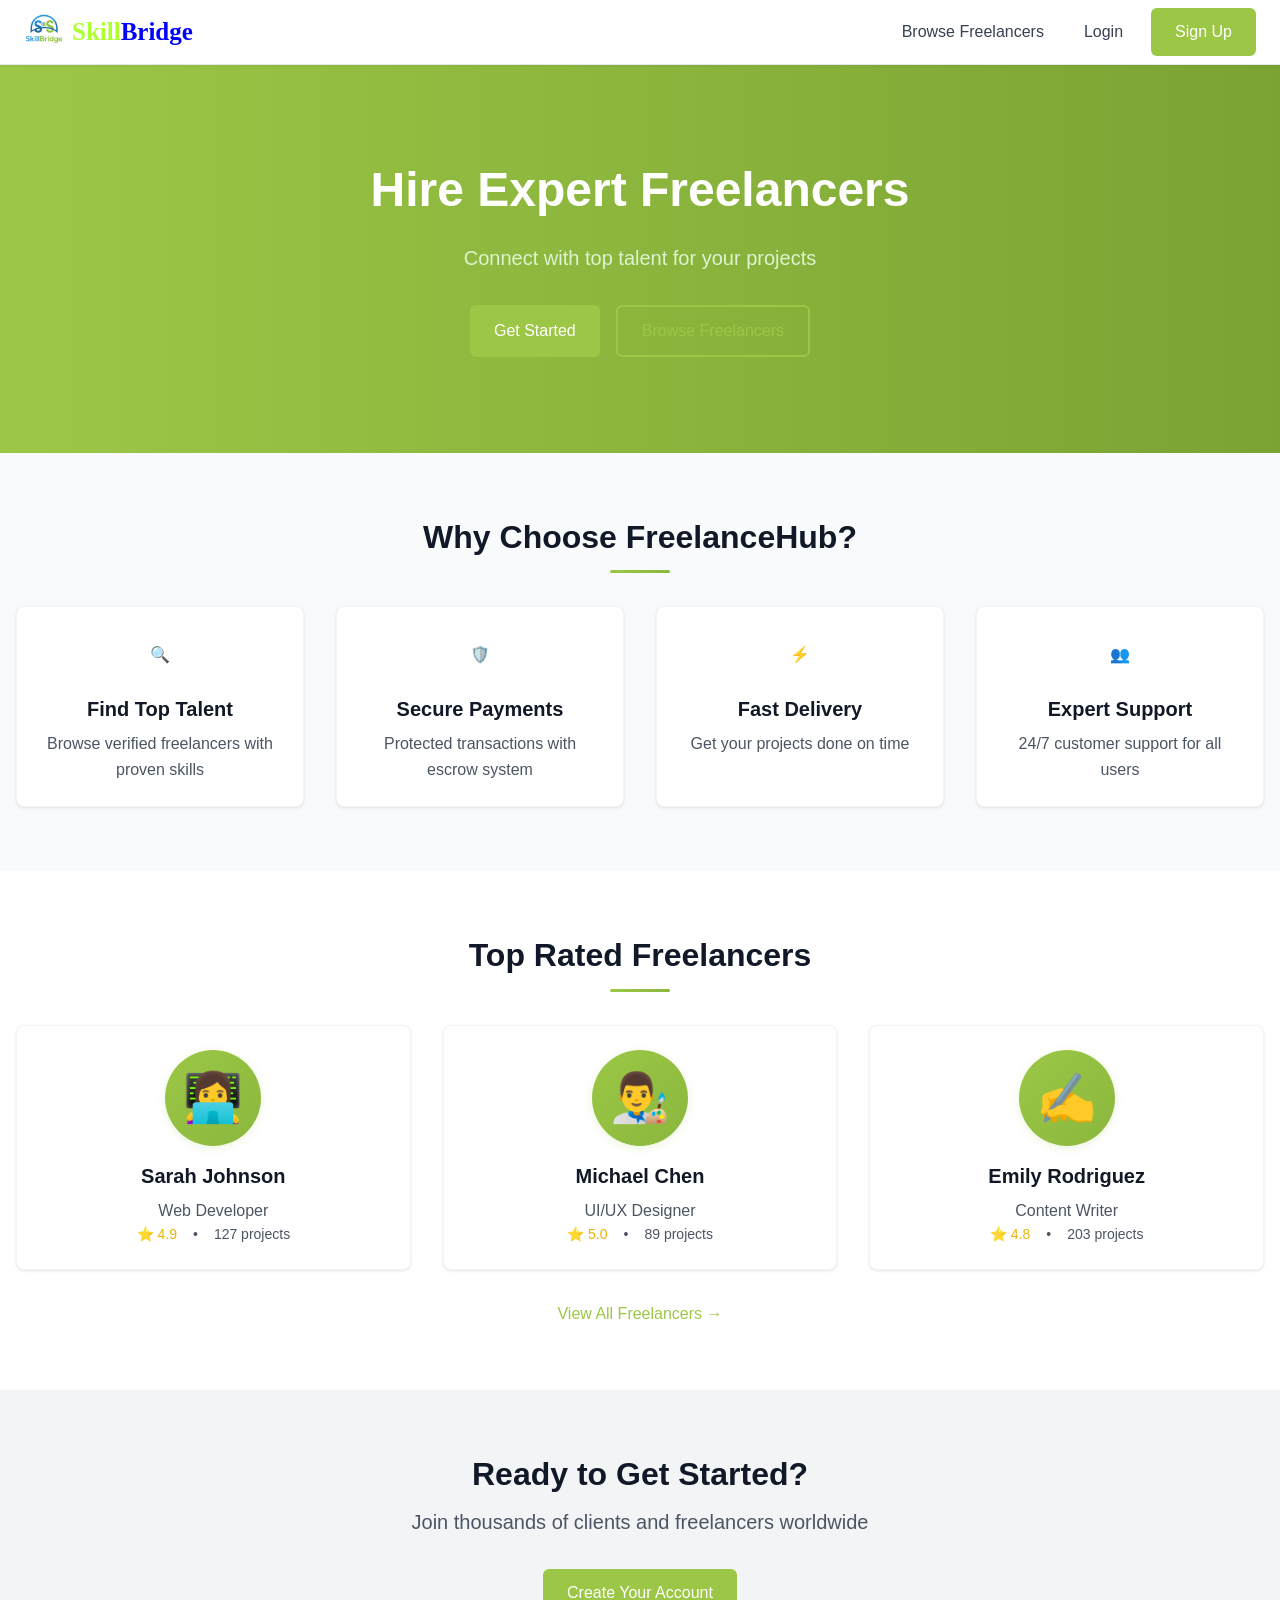
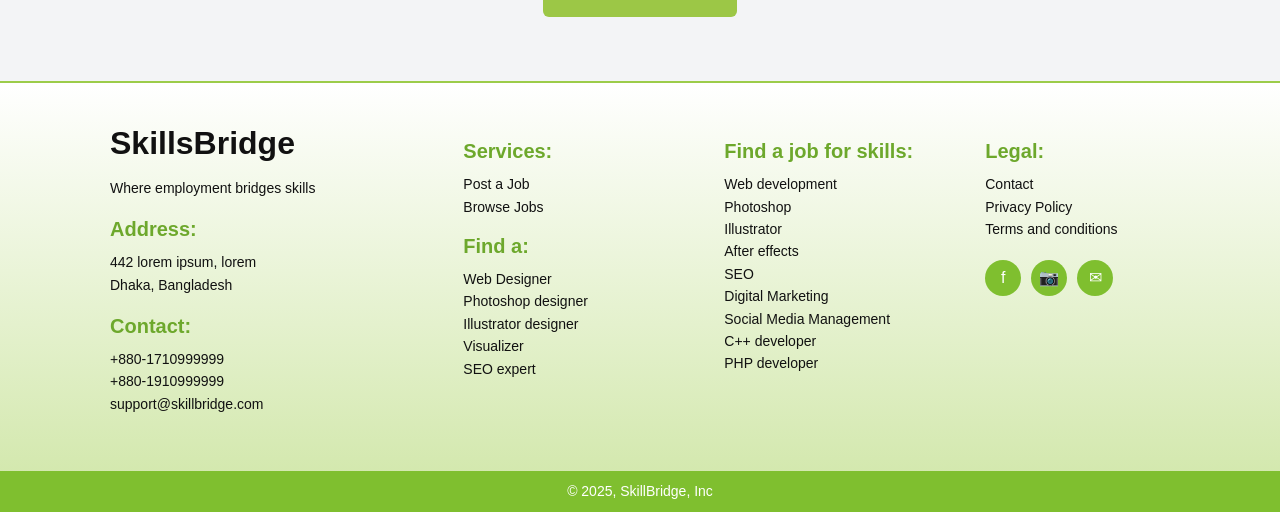
<file: index.html>
<!DOCTYPE html>
<html lang="en">
  <head>
    <meta charset="UTF-8" />
    <meta name="viewport" content="width=device-width, initial-scale=1.0" />
    <title>FreelanceHub - Professional Freelance Marketplace</title>
    <link rel="stylesheet" href="styles.css" />
  </head>
  <body>
    <!-- Navbar -->
    <nav class="navbar">
      <div class="navbar-content">
        <a href="index.html" class="navbar-logo">
          <img src="logo.png" alt="SkillBridge Logo" />
          <span
            style="font-family: calibri; font-size: 25px; font-weight: bold"
          >
            <span style="color: greenyellow">Skill</span
            ><span style="color: blue">Bridge</span>
          </span>
        </a>
        <div class="navbar-links">
          <a href="browse-freelancers.html" class="navbar-link"
            >Browse Freelancers</a
          >
          <a href="login.html" class="navbar-link">Login</a>
          <a href="signup.html" class="btn btn-primary btn-sm">Sign Up</a>
        </div>
      </div>
    </nav>

    <!-- Hero Section -->
    <div class="hero">
      <div class="container">
        <div class="hero-content">
          <h1>Hire Expert Freelancers</h1>
          <p>Connect with top talent for your projects</p>
          <div class="hero-buttons">
            <a href="signup.html" class="btn btn-primary btn-lg">Get Started</a>
            <a href="browse-freelancers.html" class="btn btn-outline btn-lg"
              >Browse Freelancers</a
            >
          </div>
        </div>
      </div>
    </div>

    <!-- Features Section -->
    <div class="section">
      <div class="container">
        <h2 class="section-title">Why Choose FreelanceHub?</h2>
        <div class="grid grid-4">
          <div class="card card-feature">
            <div class="card-icon">🔍</div>
            <h3>Find Top Talent</h3>
            <p>Browse verified freelancers with proven skills</p>
          </div>
          <div class="card card-feature">
            <div class="card-icon">🛡️</div>
            <h3>Secure Payments</h3>
            <p>Protected transactions with escrow system</p>
          </div>
          <div class="card card-feature">
            <div class="card-icon">⚡</div>
            <h3>Fast Delivery</h3>
            <p>Get your projects done on time</p>
          </div>
          <div class="card card-feature">
            <div class="card-icon">👥</div>
            <h3>Expert Support</h3>
            <p>24/7 customer support for all users</p>
          </div>
        </div>
      </div>
    </div>

    <!-- Top Freelancers Preview -->
    <div class="section section-white">
      <div class="container">
        <h2 class="section-title">Top Rated Freelancers</h2>
        <div class="grid grid-3">
          <div class="card">
            <div class="avatar avatar-lg" style="margin: 0 auto 1rem">👩‍💻</div>
            <h3 style="text-align: center">Sarah Johnson</h3>
            <p style="text-align: center; color: var(--gray-600)">
              Web Developer
            </p>
            <div
              style="
                display: flex;
                justify-content: center;
                align-items: center;
                gap: 1rem;
                font-size: 0.875rem;
                color: var(--gray-600);
              "
            >
              <div class="rating">
                ⭐
                <span>4.9</span>
              </div>
              <span>•</span>
              <span>127 projects</span>
            </div>
          </div>
          <div class="card">
            <div class="avatar avatar-lg" style="margin: 0 auto 1rem">👨‍🎨</div>
            <h3 style="text-align: center">Michael Chen</h3>
            <p style="text-align: center; color: var(--gray-600)">
              UI/UX Designer
            </p>
            <div
              style="
                display: flex;
                justify-content: center;
                align-items: center;
                gap: 1rem;
                font-size: 0.875rem;
                color: var(--gray-600);
              "
            >
              <div class="rating">
                ⭐
                <span>5.0</span>
              </div>
              <span>•</span>
              <span>89 projects</span>
            </div>
          </div>
          <div class="card">
            <div class="avatar avatar-lg" style="margin: 0 auto 1rem">✍️</div>
            <h3 style="text-align: center">Emily Rodriguez</h3>
            <p style="text-align: center; color: var(--gray-600)">
              Content Writer
            </p>
            <div
              style="
                display: flex;
                justify-content: center;
                align-items: center;
                gap: 1rem;
                font-size: 0.875rem;
                color: var(--gray-600);
              "
            >
              <div class="rating">
                ⭐
                <span>4.8</span>
              </div>
              <span>•</span>
              <span>203 projects</span>
            </div>
          </div>
        </div>
        <div style="text-align: center; margin-top: 2rem">
          <a href="browse-freelancers.html" style="color: var(--blue-600)">
            View All Freelancers →
          </a>
        </div>
      </div>
    </div>

    <!-- CTA Section -->
    <div class="section section-gray">
      <div class="container" style="max-width: 800px; text-align: center">
        <h2>Ready to Get Started?</h2>
        <p
          style="
            font-size: 1.25rem;
            color: var(--gray-600);
            margin-bottom: 2rem;
          "
        >
          Join thousands of clients and freelancers worldwide
        </p>
        <a href="signup.html" class="btn btn-primary btn-lg"
          >Create Your Account</a
        >
      </div>
    </div>

    <!-- Footer -->
    <footer class="footer">
      <div class="footer-container">
        <!-- Column 1 -->
        <div class="footer-col">
          <h2 class="logo">SkillsBridge</h2>
          <p class="tagline">Where employment bridges skills</p>

          <h4>Address:</h4>
          <p>
            442 lorem ipsum, lorem<br />
            Dhaka, Bangladesh
          </p>

          <h4>Contact:</h4>
          <p>
            +880-1710999999<br />
            +880-1910999999<br />
            support@skillbridge.com
          </p>
        </div>

        <!-- Column 2 -->
        <div class="footer-col">
          <h4>Services:</h4>
          <ul>
            <li>Post a Job</li>
            <li>Browse Jobs</li>
          </ul>

          <h4>Find a:</h4>
          <ul>
            <li>Web Designer</li>
            <li>Photoshop designer</li>
            <li>Illustrator designer</li>
            <li>Visualizer</li>
            <li>SEO expert</li>
          </ul>
        </div>

        <!-- Column 3 -->
        <div class="footer-col">
          <h4>Find a job for skills:</h4>
          <ul>
            <li>Web development</li>
            <li>Photoshop</li>
            <li>Illustrator</li>
            <li>After effects</li>
            <li>SEO</li>
            <li>Digital Marketing</li>
            <li>Social Media Management</li>
            <li>C++ developer</li>
            <li>PHP developer</li>
          </ul>
        </div>

        <!-- Column 4 -->
        <div class="footer-col">
          <h4>Legal:</h4>
          <ul>
            <li>Contact</li>
            <li>Privacy Policy</li>
            <li>Terms and conditions</li>
          </ul>

          <div class="social-icons">
            <div class="icon">f</div>
            <div class="icon">📷</div>
            <div class="icon">✉</div>
          </div>
        </div>
      </div>

      <div class="footer-bottom">© 2025, SkillBridge, Inc</div>
    </footer>
  </body>
</html>
</file>
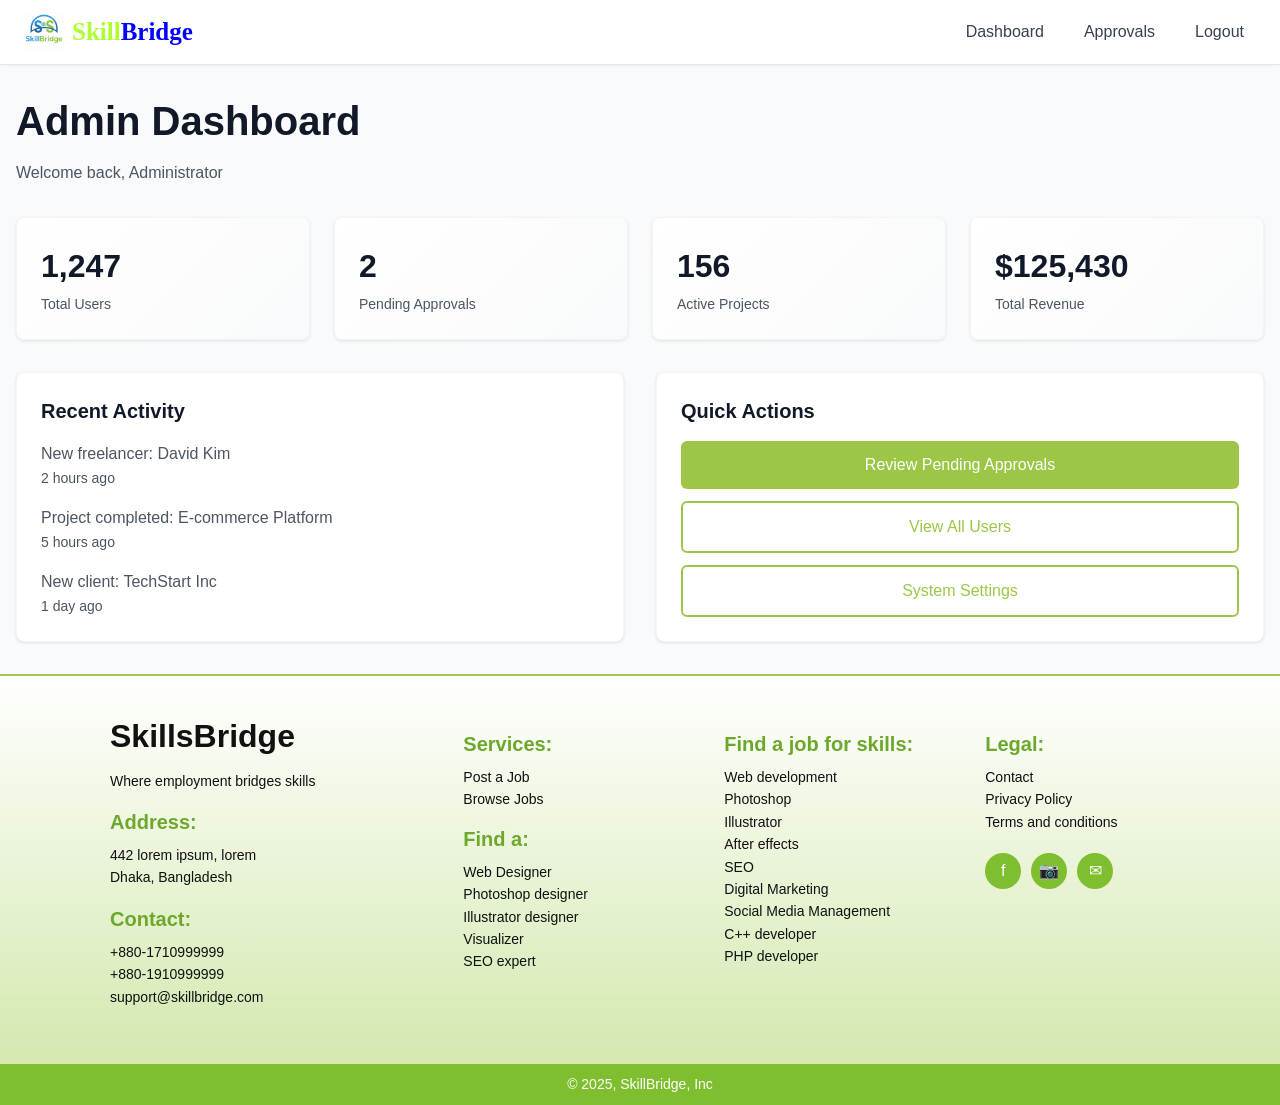
<file: admin-dashboard.html>
<!DOCTYPE html>
<html lang="en">
  <head>
    <meta charset="UTF-8" />
    <meta name="viewport" content="width=device-width, initial-scale=1.0" />
    <title>Admin Dashboard - FreelanceHub</title>
    <link rel="stylesheet" href="styles.css" />
  </head>
  <body>
    <!-- Navbar -->
    <nav class="navbar">
      <div class="navbar-content">
        <a href="index.html" class="navbar-logo">
          <img src="logo.png" alt="SkillBridge Logo" />
          <span
            style="font-family: calibri; font-size: 25px; font-weight: bold"
          >
            <span style="color: greenyellow">Skill</span
            ><span style="color: blue">Bridge</span>
          </span>
        </a>
        <div class="navbar-links">
          <a href="admin-dashboard.html" class="navbar-link">Dashboard</a>
          <a href="login.html" class="navbar-link">Approvals</a>
          <a href="login.html" class="navbar-link">Logout</a>
        </div>
      </div>
    </nav>

    <!-- Dashboard -->
    <div class="dashboard">
      <div class="container">
        <div class="dashboard-header">
          <h1>Admin Dashboard</h1>
          <p style="color: var(--gray-600)">Welcome back, Administrator</p>
        </div>

        <div class="dashboard-stats">
          <div class="stat-card">
            <div class="stat-value">1,247</div>
            <div class="stat-label">Total Users</div>
          </div>
          <div class="stat-card">
            <div class="stat-value">2</div>
            <div class="stat-label">Pending Approvals</div>
          </div>
          <div class="stat-card">
            <div class="stat-value">156</div>
            <div class="stat-label">Active Projects</div>
          </div>
          <div class="stat-card">
            <div class="stat-value">$125,430</div>
            <div class="stat-label">Total Revenue</div>
          </div>
        </div>

        <div class="grid grid-2" style="margin-top: 2rem">
          <div class="card">
            <h3 style="margin-bottom: 1rem">Recent Activity</h3>
            <div style="display: flex; flex-direction: column; gap: 1rem">
              <div>
                <p style="margin: 0; font-weight: 500">
                  New freelancer: David Kim
                </p>
                <p
                  style="margin: 0; color: var(--gray-600); font-size: 0.875rem"
                >
                  2 hours ago
                </p>
              </div>
              <div>
                <p style="margin: 0; font-weight: 500">
                  Project completed: E-commerce Platform
                </p>
                <p
                  style="margin: 0; color: var(--gray-600); font-size: 0.875rem"
                >
                  5 hours ago
                </p>
              </div>
              <div>
                <p style="margin: 0; font-weight: 500">
                  New client: TechStart Inc
                </p>
                <p
                  style="margin: 0; color: var(--gray-600); font-size: 0.875rem"
                >
                  1 day ago
                </p>
              </div>
            </div>
          </div>

          <div class="card">
            <h3 style="margin-bottom: 1rem">Quick Actions</h3>
            <div style="display: flex; flex-direction: column; gap: 0.75rem">
              <a href="login.html" class="btn btn-primary"
                >Review Pending Approvals</a
              >
              <a href="login.html" class="btn btn-secondary">View All Users</a>
              <a href="login.html" class="btn btn-secondary">System Settings</a>
            </div>
          </div>
        </div>
      </div>
    </div>

    <!-- Footer -->
    <footer class="footer">
      <div class="footer-container">
        <!-- Column 1 -->
        <div class="footer-col">
          <h2 class="logo">SkillsBridge</h2>
          <p class="tagline">Where employment bridges skills</p>

          <h4>Address:</h4>
          <p>
            442 lorem ipsum, lorem<br />
            Dhaka, Bangladesh
          </p>

          <h4>Contact:</h4>
          <p>
            +880-1710999999<br />
            +880-1910999999<br />
            support@skillbridge.com
          </p>
        </div>

        <!-- Column 2 -->
        <div class="footer-col">
          <h4>Services:</h4>
          <ul>
            <li>Post a Job</li>
            <li>Browse Jobs</li>
          </ul>

          <h4>Find a:</h4>
          <ul>
            <li>Web Designer</li>
            <li>Photoshop designer</li>
            <li>Illustrator designer</li>
            <li>Visualizer</li>
            <li>SEO expert</li>
          </ul>
        </div>

        <!-- Column 3 -->
        <div class="footer-col">
          <h4>Find a job for skills:</h4>
          <ul>
            <li>Web development</li>
            <li>Photoshop</li>
            <li>Illustrator</li>
            <li>After effects</li>
            <li>SEO</li>
            <li>Digital Marketing</li>
            <li>Social Media Management</li>
            <li>C++ developer</li>
            <li>PHP developer</li>
          </ul>
        </div>

        <!-- Column 4 -->
        <div class="footer-col">
          <h4>Legal:</h4>
          <ul>
            <li>Contact</li>
            <li>Privacy Policy</li>
            <li>Terms and conditions</li>
          </ul>

          <div class="social-icons">
            <div class="icon">f</div>
            <div class="icon">📷</div>
            <div class="icon">✉</div>
          </div>
        </div>
      </div>

      <div class="footer-bottom">© 2025, SkillBridge, Inc</div>
    </footer>
  </body>
</html>
</file>
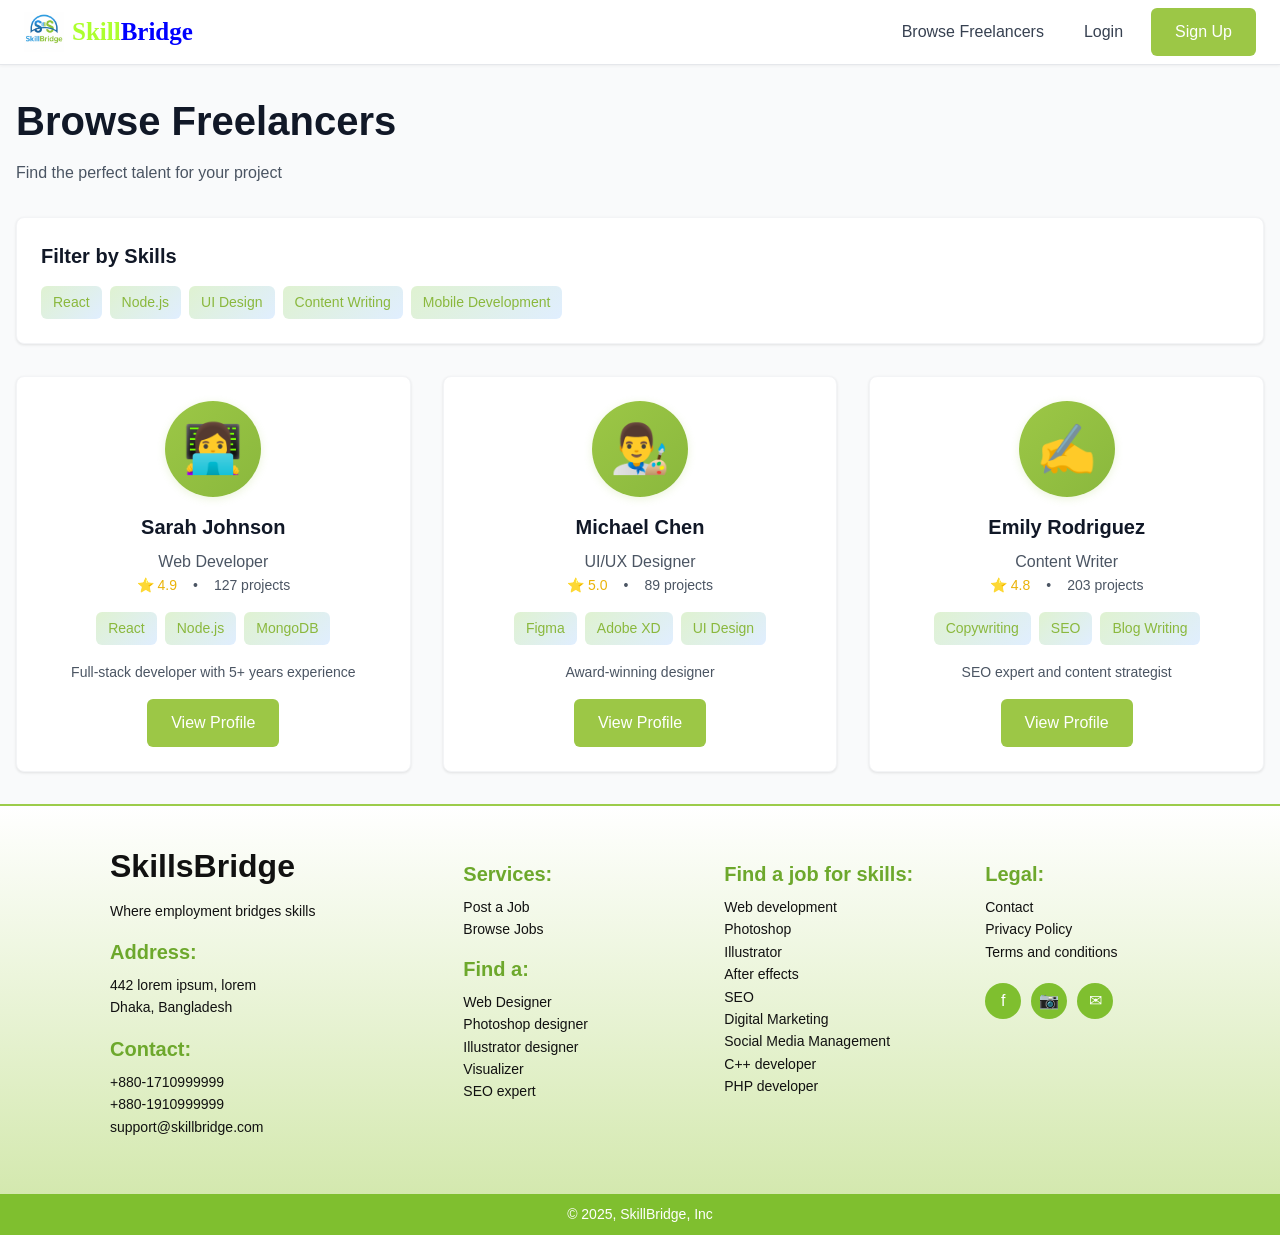
<file: browse-freelancers.html>
<!DOCTYPE html>
<html lang="en">
  <head>
    <meta charset="UTF-8" />
    <meta name="viewport" content="width=device-width, initial-scale=1.0" />
    <title>Browse Freelancers - FreelanceHub</title>
    <link rel="stylesheet" href="styles.css" />
  </head>
  <body>
    <!-- Navbar -->
    <nav class="navbar">
      <div class="navbar-content">
        <a href="index.html" class="navbar-logo">
          <img src="logo.png" alt="SkillBridge Logo" />
          <span
            style="font-family: calibri; font-size: 25px; font-weight: bold"
          >
            <span style="color: greenyellow">Skill</span
            ><span style="color: blue">Bridge</span>
          </span>
        </a>
        <div class="navbar-links">
          <a href="browse-freelancers.html" class="navbar-link"
            >Browse Freelancers</a
          >
          <a href="login.html" class="navbar-link">Login</a>
          <a href="signup.html" class="btn btn-primary btn-sm">Sign Up</a>
        </div>
      </div>
    </nav>

    <!-- Browse Freelancers -->
    <div class="dashboard">
      <div class="container">
        <div class="dashboard-header">
          <h1>Browse Freelancers</h1>
          <p style="color: var(--gray-600)">
            Find the perfect talent for your project
          </p>
        </div>

        <!-- Filters -->
        <div class="card" style="margin-bottom: 2rem">
          <h3 style="margin-bottom: 1rem">Filter by Skills</h3>
          <div class="skill-tags">
            <span class="skill-tag">React</span>
            <span class="skill-tag">Node.js</span>
            <span class="skill-tag">UI Design</span>
            <span class="skill-tag">Content Writing</span>
            <span class="skill-tag">Mobile Development</span>
          </div>
        </div>

        <!-- Freelancers Grid -->
        <div class="grid grid-3">
          <div class="card">
            <div class="avatar avatar-lg" style="margin: 0 auto 1rem">👩‍💻</div>
            <h3 style="text-align: center">Sarah Johnson</h3>
            <p style="text-align: center; color: var(--gray-600)">
              Web Developer
            </p>
            <div
              style="
                display: flex;
                justify-content: center;
                align-items: center;
                gap: 1rem;
                font-size: 0.875rem;
                color: var(--gray-600);
                margin-bottom: 1rem;
              "
            >
              <div class="rating">
                ⭐
                <span>4.9</span>
              </div>
              <span>•</span>
              <span>127 projects</span>
            </div>
            <div
              class="skill-tags"
              style="justify-content: center; margin-bottom: 1rem"
            >
              <span class="skill-tag">React</span>
              <span class="skill-tag">Node.js</span>
              <span class="skill-tag">MongoDB</span>
            </div>
            <p
              style="
                text-align: center;
                font-size: 0.875rem;
                color: var(--gray-600);
                margin-bottom: 1rem;
              "
            >
              Full-stack developer with 5+ years experience
            </p>
            <div style="text-align: center">
              <a href="login.html" class="btn btn-primary btn-sm"
                >View Profile</a
              >
            </div>
          </div>

          <div class="card">
            <div class="avatar avatar-lg" style="margin: 0 auto 1rem">👨‍🎨</div>
            <h3 style="text-align: center">Michael Chen</h3>
            <p style="text-align: center; color: var(--gray-600)">
              UI/UX Designer
            </p>
            <div
              style="
                display: flex;
                justify-content: center;
                align-items: center;
                gap: 1rem;
                font-size: 0.875rem;
                color: var(--gray-600);
                margin-bottom: 1rem;
              "
            >
              <div class="rating">
                ⭐
                <span>5.0</span>
              </div>
              <span>•</span>
              <span>89 projects</span>
            </div>
            <div
              class="skill-tags"
              style="justify-content: center; margin-bottom: 1rem"
            >
              <span class="skill-tag">Figma</span>
              <span class="skill-tag">Adobe XD</span>
              <span class="skill-tag">UI Design</span>
            </div>
            <p
              style="
                text-align: center;
                font-size: 0.875rem;
                color: var(--gray-600);
                margin-bottom: 1rem;
              "
            >
              Award-winning designer
            </p>
            <div style="text-align: center">
              <a href="login.html" class="btn btn-primary btn-sm"
                >View Profile</a
              >
            </div>
          </div>

          <div class="card">
            <div class="avatar avatar-lg" style="margin: 0 auto 1rem">✍️</div>
            <h3 style="text-align: center">Emily Rodriguez</h3>
            <p style="text-align: center; color: var(--gray-600)">
              Content Writer
            </p>
            <div
              style="
                display: flex;
                justify-content: center;
                align-items: center;
                gap: 1rem;
                font-size: 0.875rem;
                color: var(--gray-600);
                margin-bottom: 1rem;
              "
            >
              <div class="rating">
                ⭐
                <span>4.8</span>
              </div>
              <span>•</span>
              <span>203 projects</span>
            </div>
            <div
              class="skill-tags"
              style="justify-content: center; margin-bottom: 1rem"
            >
              <span class="skill-tag">Copywriting</span>
              <span class="skill-tag">SEO</span>
              <span class="skill-tag">Blog Writing</span>
            </div>
            <p
              style="
                text-align: center;
                font-size: 0.875rem;
                color: var(--gray-600);
                margin-bottom: 1rem;
              "
            >
              SEO expert and content strategist
            </p>
            <div style="text-align: center">
              <a href="login.html" class="btn btn-primary btn-sm"
                >View Profile</a
              >
            </div>
          </div>
        </div>
      </div>
    </div>

    <!-- Footer -->
    <footer class="footer">
      <div class="footer-container">
        <!-- Column 1 -->
        <div class="footer-col">
          <h2 class="logo">SkillsBridge</h2>
          <p class="tagline">Where employment bridges skills</p>

          <h4>Address:</h4>
          <p>
            442 lorem ipsum, lorem<br />
            Dhaka, Bangladesh
          </p>

          <h4>Contact:</h4>
          <p>
            +880-1710999999<br />
            +880-1910999999<br />
            support@skillbridge.com
          </p>
        </div>

        <!-- Column 2 -->
        <div class="footer-col">
          <h4>Services:</h4>
          <ul>
            <li>Post a Job</li>
            <li>Browse Jobs</li>
          </ul>

          <h4>Find a:</h4>
          <ul>
            <li>Web Designer</li>
            <li>Photoshop designer</li>
            <li>Illustrator designer</li>
            <li>Visualizer</li>
            <li>SEO expert</li>
          </ul>
        </div>

        <!-- Column 3 -->
        <div class="footer-col">
          <h4>Find a job for skills:</h4>
          <ul>
            <li>Web development</li>
            <li>Photoshop</li>
            <li>Illustrator</li>
            <li>After effects</li>
            <li>SEO</li>
            <li>Digital Marketing</li>
            <li>Social Media Management</li>
            <li>C++ developer</li>
            <li>PHP developer</li>
          </ul>
        </div>

        <!-- Column 4 -->
        <div class="footer-col">
          <h4>Legal:</h4>
          <ul>
            <li>Contact</li>
            <li>Privacy Policy</li>
            <li>Terms and conditions</li>
          </ul>

          <div class="social-icons">
            <div class="icon">f</div>
            <div class="icon">📷</div>
            <div class="icon">✉</div>
          </div>
        </div>
      </div>

      <div class="footer-bottom">© 2025, SkillBridge, Inc</div>
    </footer>
  </body>
</html>
</file>
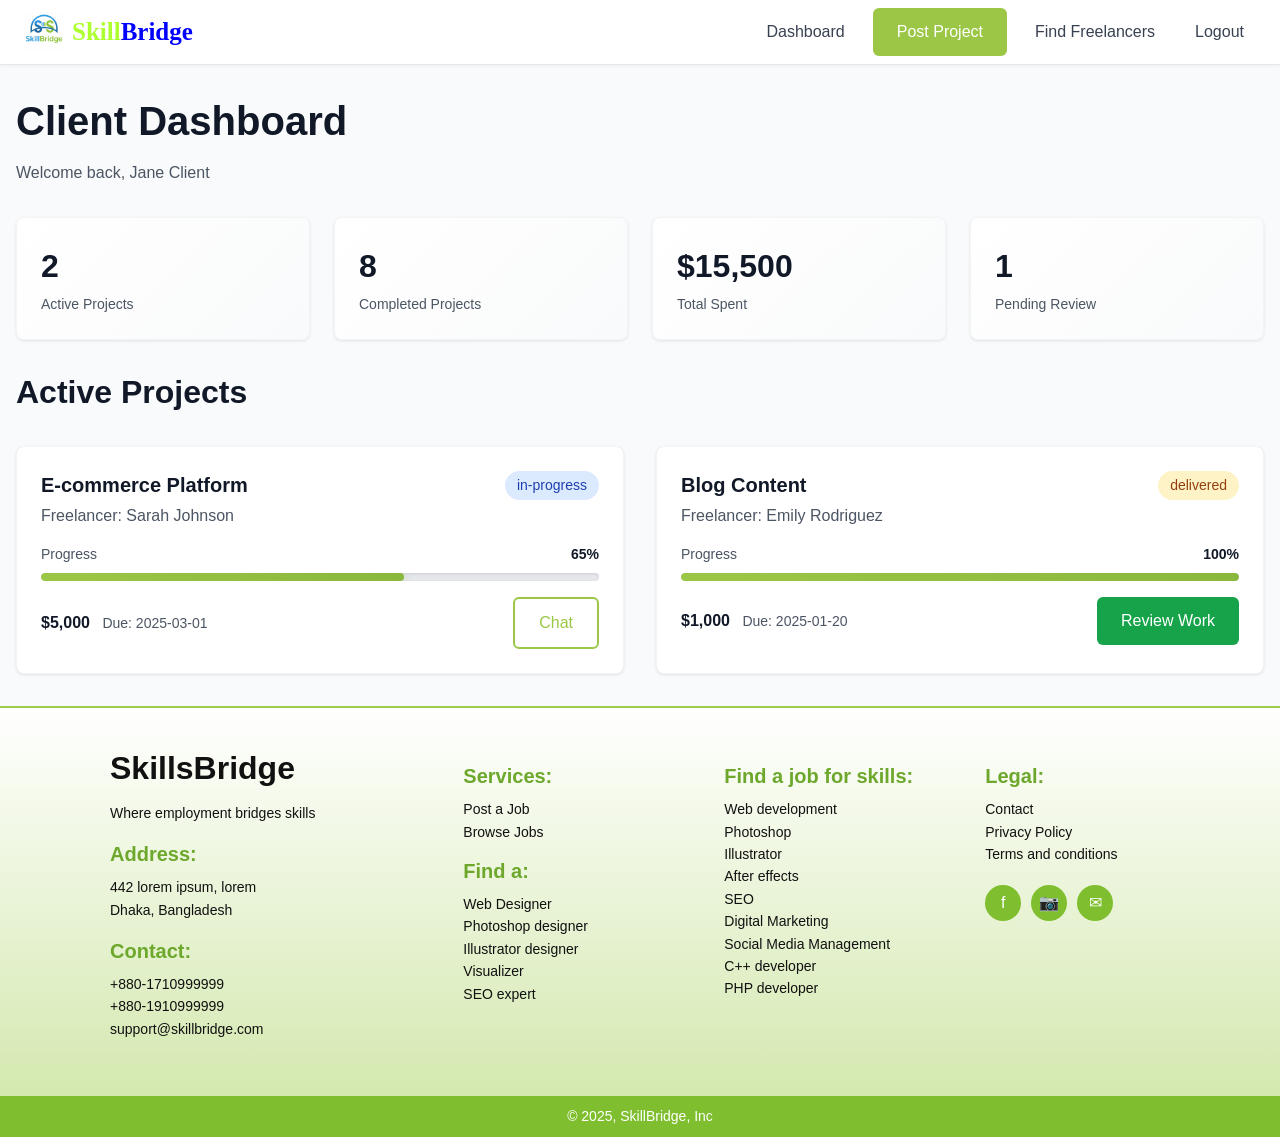
<file: client-dashboard.html>
<!DOCTYPE html>
<html lang="en">
  <head>
    <meta charset="UTF-8" />
    <meta name="viewport" content="width=device-width, initial-scale=1.0" />
    <title>Client Dashboard - FreelanceHub</title>
    <link rel="stylesheet" href="styles.css" />
  </head>
  <body>
    <!-- Navbar -->
    <nav class="navbar">
      <div class="navbar-content">
        <a href="index.html" class="navbar-logo">
          <img src="logo.png" alt="SkillBridge Logo" />
          <span
            style="font-family: calibri; font-size: 25px; font-weight: bold"
          >
            <span style="color: greenyellow">Skill</span
            ><span style="color: blue">Bridge</span>
          </span>
        </a>
        <div class="navbar-links">
          <a href="client-dashboard.html" class="navbar-link">Dashboard</a>
          <a href="browse-freelancers.html" class="btn btn-primary btn-sm"
            >Post Project</a
          >
          <a href="browse-freelancers.html" class="navbar-link"
            >Find Freelancers</a
          >
          <a href="login.html" class="navbar-link">Logout</a>
        </div>
      </div>
    </nav>

    <!-- Dashboard -->
    <div class="dashboard">
      <div class="container">
        <div class="dashboard-header">
          <h1>Client Dashboard</h1>
          <p style="color: var(--gray-600)">Welcome back, Jane Client</p>
        </div>

        <div class="dashboard-stats">
          <div class="stat-card">
            <div class="stat-value">2</div>
            <div class="stat-label">Active Projects</div>
          </div>
          <div class="stat-card">
            <div class="stat-value">8</div>
            <div class="stat-label">Completed Projects</div>
          </div>
          <div class="stat-card">
            <div class="stat-value">$15,500</div>
            <div class="stat-label">Total Spent</div>
          </div>
          <div class="stat-card">
            <div class="stat-value">1</div>
            <div class="stat-label">Pending Review</div>
          </div>
        </div>

        <div class="dashboard-header" style="margin-top: 2rem">
          <h2>Active Projects</h2>
        </div>

        <div class="grid grid-2">
          <div class="card">
            <div
              style="
                display: flex;
                justify-content: space-between;
                align-items: start;
                margin-bottom: 1rem;
              "
            >
              <div>
                <h3 style="margin-bottom: 0.25rem">E-commerce Platform</h3>
                <p style="color: var(--gray-600); margin: 0">
                  Freelancer: Sarah Johnson
                </p>
              </div>
              <span class="badge badge-info">in-progress</span>
            </div>

            <div style="margin-bottom: 1rem">
              <div
                style="
                  display: flex;
                  justify-content: space-between;
                  margin-bottom: 0.5rem;
                "
              >
                <span style="font-size: 0.875rem; color: var(--gray-600)"
                  >Progress</span
                >
                <span style="font-size: 0.875rem; font-weight: 600">65%</span>
              </div>
              <div class="progress-bar">
                <div class="progress-fill" style="width: 65%"></div>
              </div>
            </div>

            <div
              style="
                display: flex;
                justify-content: space-between;
                align-items: center;
              "
            >
              <div>
                <span style="font-weight: 600; color: var(--gray-900)"
                  >$5,000</span
                >
                <span
                  style="
                    color: var(--gray-600);
                    font-size: 0.875rem;
                    margin-left: 0.5rem;
                  "
                  >Due: 2025-03-01</span
                >
              </div>
              <a href="login.html" class="btn btn-secondary btn-sm">Chat</a>
            </div>
          </div>

          <div class="card">
            <div
              style="
                display: flex;
                justify-content: space-between;
                align-items: start;
                margin-bottom: 1rem;
              "
            >
              <div>
                <h3 style="margin-bottom: 0.25rem">Blog Content</h3>
                <p style="color: var(--gray-600); margin: 0">
                  Freelancer: Emily Rodriguez
                </p>
              </div>
              <span class="badge badge-warning">delivered</span>
            </div>

            <div style="margin-bottom: 1rem">
              <div
                style="
                  display: flex;
                  justify-content: space-between;
                  margin-bottom: 0.5rem;
                "
              >
                <span style="font-size: 0.875rem; color: var(--gray-600)"
                  >Progress</span
                >
                <span style="font-size: 0.875rem; font-weight: 600">100%</span>
              </div>
              <div class="progress-bar">
                <div class="progress-fill" style="width: 100%"></div>
              </div>
            </div>

            <div
              style="
                display: flex;
                justify-content: space-between;
                align-items: center;
              "
            >
              <div>
                <span style="font-weight: 600; color: var(--gray-900)"
                  >$1,000</span
                >
                <span
                  style="
                    color: var(--gray-600);
                    font-size: 0.875rem;
                    margin-left: 0.5rem;
                  "
                  >Due: 2025-01-20</span
                >
              </div>
              <a href="login.html" class="btn btn-success btn-sm"
                >Review Work</a
              >
            </div>
          </div>
        </div>
      </div>
    </div>

    <!-- Footer -->
    <footer class="footer">
      <div class="footer-container">
        <!-- Column 1 -->
        <div class="footer-col">
          <h2 class="logo">SkillsBridge</h2>
          <p class="tagline">Where employment bridges skills</p>

          <h4>Address:</h4>
          <p>
            442 lorem ipsum, lorem<br />
            Dhaka, Bangladesh
          </p>

          <h4>Contact:</h4>
          <p>
            +880-1710999999<br />
            +880-1910999999<br />
            support@skillbridge.com
          </p>
        </div>

        <!-- Column 2 -->
        <div class="footer-col">
          <h4>Services:</h4>
          <ul>
            <li>Post a Job</li>
            <li>Browse Jobs</li>
          </ul>

          <h4>Find a:</h4>
          <ul>
            <li>Web Designer</li>
            <li>Photoshop designer</li>
            <li>Illustrator designer</li>
            <li>Visualizer</li>
            <li>SEO expert</li>
          </ul>
        </div>

        <!-- Column 3 -->
        <div class="footer-col">
          <h4>Find a job for skills:</h4>
          <ul>
            <li>Web development</li>
            <li>Photoshop</li>
            <li>Illustrator</li>
            <li>After effects</li>
            <li>SEO</li>
            <li>Digital Marketing</li>
            <li>Social Media Management</li>
            <li>C++ developer</li>
            <li>PHP developer</li>
          </ul>
        </div>

        <!-- Column 4 -->
        <div class="footer-col">
          <h4>Legal:</h4>
          <ul>
            <li>Contact</li>
            <li>Privacy Policy</li>
            <li>Terms and conditions</li>
          </ul>

          <div class="social-icons">
            <div class="icon">f</div>
            <div class="icon">📷</div>
            <div class="icon">✉</div>
          </div>
        </div>
      </div>

      <div class="footer-bottom">© 2025, SkillBridge, Inc</div>
    </footer>
  </body>
</html>
</file>
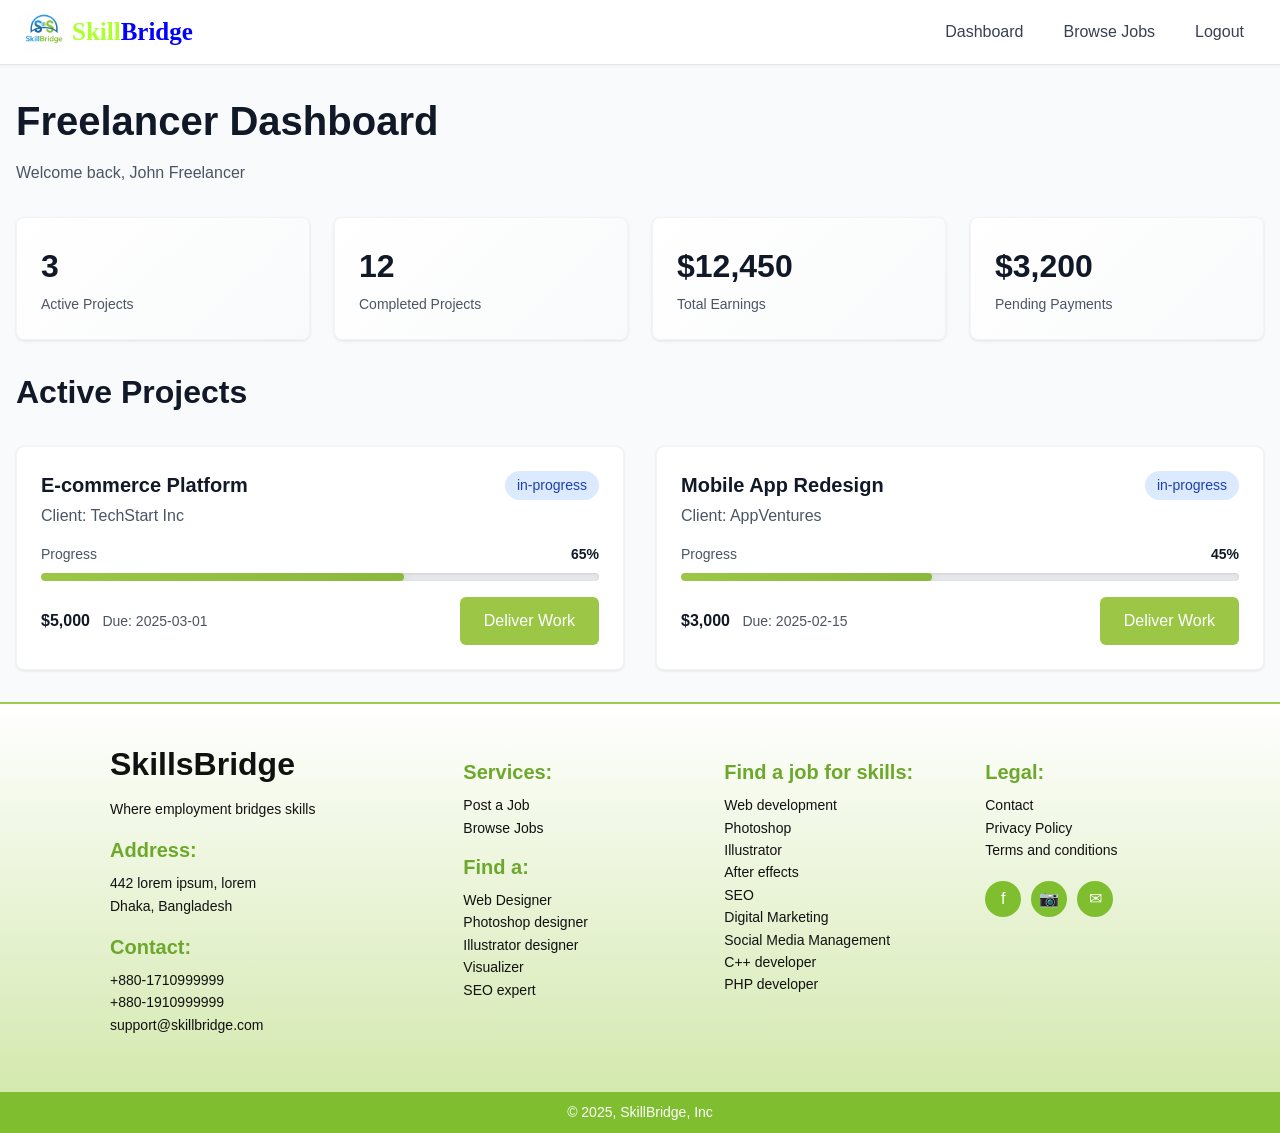
<file: freelancer-dashboard.html>
<!DOCTYPE html>
<html lang="en">
  <head>
    <meta charset="UTF-8" />
    <meta name="viewport" content="width=device-width, initial-scale=1.0" />
    <title>Freelancer Dashboard - FreelanceHub</title>
    <link rel="stylesheet" href="styles.css" />
  </head>
  <body>
    <!-- Navbar -->
    <nav class="navbar">
      <div class="navbar-content">
        <a href="index.html" class="navbar-logo">
          <img src="logo.png" alt="SkillBridge Logo" />
          <span
            style="font-family: calibri; font-size: 25px; font-weight: bold"
          >
            <span style="color: greenyellow">Skill</span
            ><span style="color: blue">Bridge</span>
          </span>
        </a>
        <div class="navbar-links">
          <a href="freelancer-dashboard.html" class="navbar-link">Dashboard</a>
          <a href="browse-freelancers.html" class="navbar-link">Browse Jobs</a>
          <a href="login.html" class="navbar-link">Logout</a>
        </div>
      </div>
    </nav>

    <!-- Dashboard -->
    <div class="dashboard">
      <div class="container">
        <div class="dashboard-header">
          <h1>Freelancer Dashboard</h1>
          <p style="color: var(--gray-600)">Welcome back, John Freelancer</p>
        </div>

        <div class="dashboard-stats">
          <div class="stat-card">
            <div class="stat-value">3</div>
            <div class="stat-label">Active Projects</div>
          </div>
          <div class="stat-card">
            <div class="stat-value">12</div>
            <div class="stat-label">Completed Projects</div>
          </div>
          <div class="stat-card">
            <div class="stat-value">$12,450</div>
            <div class="stat-label">Total Earnings</div>
          </div>
          <div class="stat-card">
            <div class="stat-value">$3,200</div>
            <div class="stat-label">Pending Payments</div>
          </div>
        </div>

        <div class="dashboard-header" style="margin-top: 2rem">
          <h2>Active Projects</h2>
        </div>

        <div class="grid grid-2">
          <div class="card">
            <div
              style="
                display: flex;
                justify-content: space-between;
                align-items: start;
                margin-bottom: 1rem;
              "
            >
              <div>
                <h3 style="margin-bottom: 0.25rem">E-commerce Platform</h3>
                <p style="color: var(--gray-600); margin: 0">
                  Client: TechStart Inc
                </p>
              </div>
              <span class="badge badge-info">in-progress</span>
            </div>

            <div style="margin-bottom: 1rem">
              <div
                style="
                  display: flex;
                  justify-content: space-between;
                  margin-bottom: 0.5rem;
                "
              >
                <span style="font-size: 0.875rem; color: var(--gray-600)"
                  >Progress</span
                >
                <span style="font-size: 0.875rem; font-weight: 600">65%</span>
              </div>
              <div class="progress-bar">
                <div class="progress-fill" style="width: 65%"></div>
              </div>
            </div>

            <div
              style="
                display: flex;
                justify-content: space-between;
                align-items: center;
              "
            >
              <div>
                <span style="font-weight: 600; color: var(--gray-900)"
                  >$5,000</span
                >
                <span
                  style="
                    color: var(--gray-600);
                    font-size: 0.875rem;
                    margin-left: 0.5rem;
                  "
                  >Due: 2025-03-01</span
                >
              </div>
              <a href="login.html" class="btn btn-primary btn-sm"
                >Deliver Work</a
              >
            </div>
          </div>

          <div class="card">
            <div
              style="
                display: flex;
                justify-content: space-between;
                align-items: start;
                margin-bottom: 1rem;
              "
            >
              <div>
                <h3 style="margin-bottom: 0.25rem">Mobile App Redesign</h3>
                <p style="color: var(--gray-600); margin: 0">
                  Client: AppVentures
                </p>
              </div>
              <span class="badge badge-info">in-progress</span>
            </div>

            <div style="margin-bottom: 1rem">
              <div
                style="
                  display: flex;
                  justify-content: space-between;
                  margin-bottom: 0.5rem;
                "
              >
                <span style="font-size: 0.875rem; color: var(--gray-600)"
                  >Progress</span
                >
                <span style="font-size: 0.875rem; font-weight: 600">45%</span>
              </div>
              <div class="progress-bar">
                <div class="progress-fill" style="width: 45%"></div>
              </div>
            </div>

            <div
              style="
                display: flex;
                justify-content: space-between;
                align-items: center;
              "
            >
              <div>
                <span style="font-weight: 600; color: var(--gray-900)"
                  >$3,000</span
                >
                <span
                  style="
                    color: var(--gray-600);
                    font-size: 0.875rem;
                    margin-left: 0.5rem;
                  "
                  >Due: 2025-02-15</span
                >
              </div>
              <a href="login.html" class="btn btn-primary btn-sm"
                >Deliver Work</a
              >
            </div>
          </div>
        </div>
      </div>
    </div>

    <!-- Footer -->
    <footer class="footer">
      <div class="footer-container">
        <!-- Column 1 -->
        <div class="footer-col">
          <h2 class="logo">SkillsBridge</h2>
          <p class="tagline">Where employment bridges skills</p>

          <h4>Address:</h4>
          <p>
            442 lorem ipsum, lorem<br />
            Dhaka, Bangladesh
          </p>

          <h4>Contact:</h4>
          <p>
            +880-1710999999<br />
            +880-1910999999<br />
            support@skillbridge.com
          </p>
        </div>

        <!-- Column 2 -->
        <div class="footer-col">
          <h4>Services:</h4>
          <ul>
            <li>Post a Job</li>
            <li>Browse Jobs</li>
          </ul>

          <h4>Find a:</h4>
          <ul>
            <li>Web Designer</li>
            <li>Photoshop designer</li>
            <li>Illustrator designer</li>
            <li>Visualizer</li>
            <li>SEO expert</li>
          </ul>
        </div>

        <!-- Column 3 -->
        <div class="footer-col">
          <h4>Find a job for skills:</h4>
          <ul>
            <li>Web development</li>
            <li>Photoshop</li>
            <li>Illustrator</li>
            <li>After effects</li>
            <li>SEO</li>
            <li>Digital Marketing</li>
            <li>Social Media Management</li>
            <li>C++ developer</li>
            <li>PHP developer</li>
          </ul>
        </div>

        <!-- Column 4 -->
        <div class="footer-col">
          <h4>Legal:</h4>
          <ul>
            <li>Contact</li>
            <li>Privacy Policy</li>
            <li>Terms and conditions</li>
          </ul>

          <div class="social-icons">
            <div class="icon">f</div>
            <div class="icon">📷</div>
            <div class="icon">✉</div>
          </div>
        </div>
      </div>

      <div class="footer-bottom">© 2025, SkillBridge, Inc</div>
    </footer>
  </body>
</html>
</file>
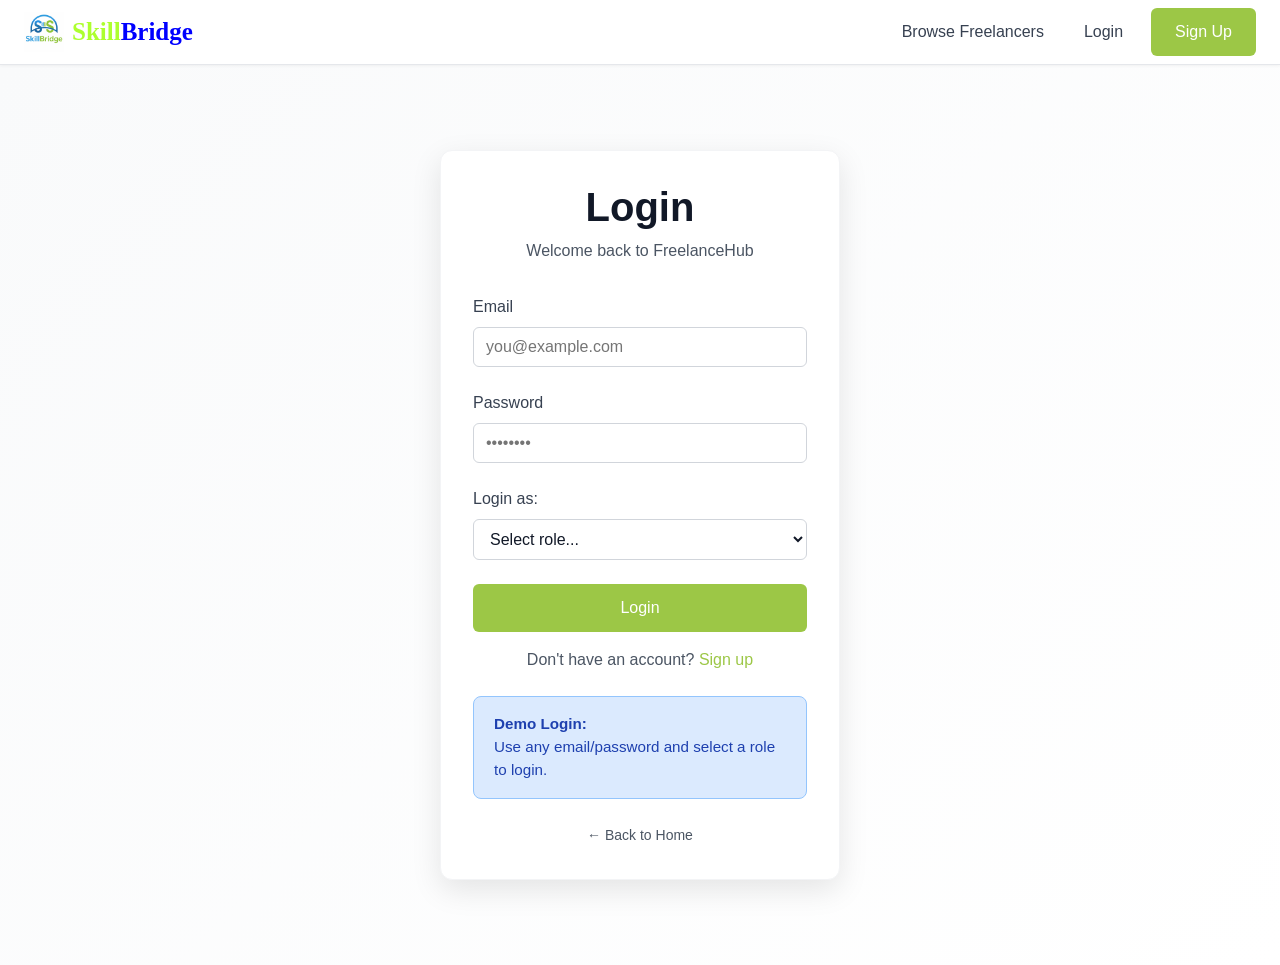
<file: login.html>
<!DOCTYPE html>
<html lang="en">
  <head>
    <meta charset="UTF-8" />
    <meta name="viewport" content="width=device-width, initial-scale=1.0" />
    <title>Login - FreelanceHub</title>
    <link rel="stylesheet" href="styles.css" />
  </head>
  <body>
    <!-- Navbar -->
    <nav class="navbar">
      <div class="navbar-content">
        <a href="index.html" class="navbar-logo">
          <img src="logo.png" alt="SkillBridge Logo" />
          <span
            style="font-family: calibri; font-size: 25px; font-weight: bold"
          >
            <span style="color: greenyellow">Skill</span
            ><span style="color: blue">Bridge</span>
          </span>
        </a>
        <div class="navbar-links">
          <a href="browse-freelancers.html" class="navbar-link"
            >Browse Freelancers</a
          >
          <a href="login.html" class="navbar-link">Login</a>
          <a href="signup.html" class="btn btn-primary btn-sm">Sign Up</a>
        </div>
      </div>
    </nav>

    <!-- Login Form -->
    <div class="auth-container">
      <div class="auth-card">
        <div class="auth-title">
          <h1>Login</h1>
          <p style="color: var(--gray-600)">Welcome back to FreelanceHub</p>
        </div>

        <form action="#" method="post">
          <div class="form-group">
            <label class="form-label">Email</label>
            <input
              type="email"
              class="form-input"
              name="email"
              placeholder="you@example.com"
              required
            />
          </div>

          <div class="form-group">
            <label class="form-label">Password</label>
            <input
              type="password"
              class="form-input"
              name="password"
              placeholder="••••••••"
              required
            />
          </div>

          <div class="form-group">
            <label class="form-label">Login as:</label>
            <select class="form-select" name="role" required>
              <option value="">Select role...</option>
              <option value="admin">Admin</option>
              <option value="freelancer">Freelancer</option>
              <option value="client">Client</option>
            </select>
          </div>

          <button
            type="submit"
            class="btn btn-primary"
            style="width: 100%; margin-bottom: 1rem"
          >
            Login
          </button>

          <p style="text-align: center; color: var(--gray-600)">
            Don't have an account?
            <a href="signup.html" style="color: var(--blue-600)">Sign up</a>
          </p>
        </form>

        <div class="alert alert-info" style="margin-top: 1.5rem">
          <strong>Demo Login:</strong><br />
          Use any email/password and select a role to login.
        </div>

        <div style="text-align: center; margin-top: 1rem">
          <a
            href="index.html"
            style="color: var(--gray-600); font-size: 0.875rem"
            >← Back to Home</a
          >
        </div>
      </div>
    </div>
  </body>
</html>
</file>
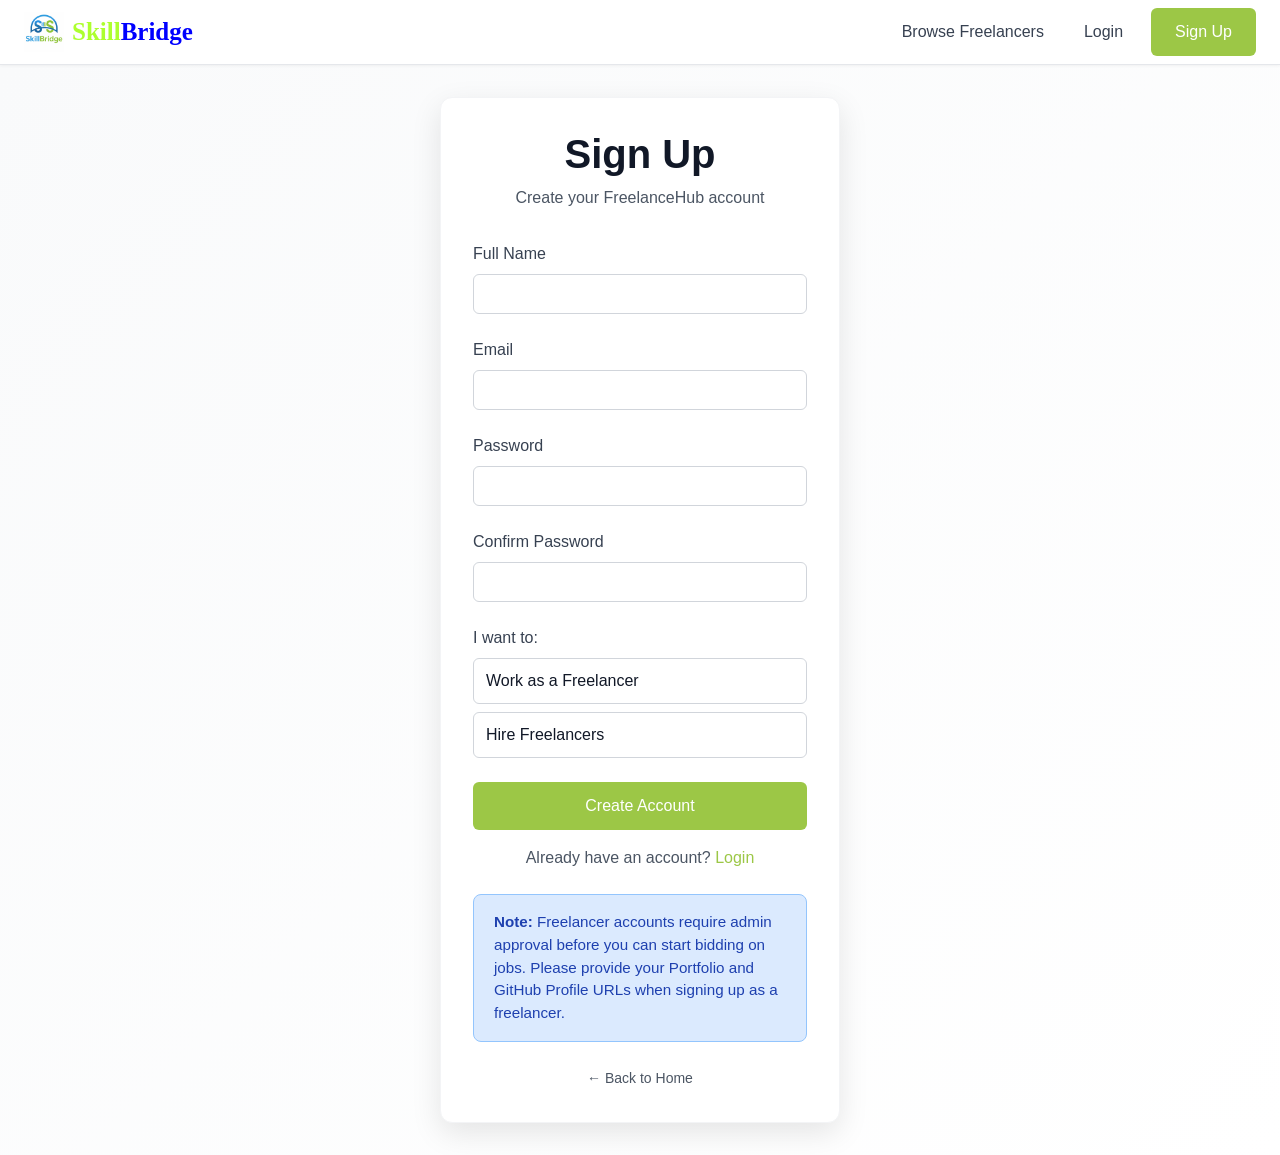
<file: signup.html>
<!DOCTYPE html>
<html lang="en">
  <head>
    <meta charset="UTF-8" />
    <meta name="viewport" content="width=device-width, initial-scale=1.0" />
    <title>Sign Up - FreelanceHub</title>
    <link rel="stylesheet" href="styles.css" />
    <style>
      /* Pure CSS solution - show fields when freelancer radio is checked */
      .role-selector {
        display: flex;
        flex-direction: column;
        gap: 0.5rem;
      }

      .role-option {
        display: none;
      }

      .role-option + label {
        display: block;
        padding: 0.625rem 0.75rem;
        border: 1px solid var(--gray-300);
        border-radius: 0.375rem;
        cursor: pointer;
        background-color: var(--white);
        transition: all 0.2s;
      }

      .role-option + label:hover {
        background-color: var(--gray-50);
      }

      .role-option:checked + label {
        border-color: var(--blue-600);
        background-color: var(--blue-50);
        color: var(--blue-700);
      }

      #freelancerFields {
        display: none;
      }

      /* Show fields when freelancer radio is checked */
      #roleFreelancer:checked ~ #freelancerFields {
        display: block;
      }
    </style>
  </head>
  <body>
    <!-- Navbar -->
    <nav class="navbar">
      <div class="navbar-content">
        <a href="index.html" class="navbar-logo">
          <img src="logo.png" alt="SkillBridge Logo" />
          <span
            style="font-family: calibri; font-size: 25px; font-weight: bold"
          >
            <span style="color: greenyellow">Skill</span
            ><span style="color: blue">Bridge</span>
          </span>
        </a>
        <div class="navbar-links">
          <a href="browse-freelancers.html" class="navbar-link"
            >Browse Freelancers</a
          >
          <a href="login.html" class="navbar-link">Login</a>
          <a href="signup.html" class="btn btn-primary btn-sm">Sign Up</a>
        </div>
      </div>
    </nav>

    <!-- Signup Form -->
    <div class="auth-container">
      <div class="auth-card">
        <div class="auth-title">
          <h1>Sign Up</h1>
          <p style="color: var(--gray-600)">Create your FreelanceHub account</p>
        </div>

        <form action="#" method="post" id="signupForm">
          <div class="form-group">
            <label class="form-label">Full Name</label>
            <input
              type="text"
              class="form-input"
              name="name"
              id="signupName"
              required
            />
          </div>

          <div class="form-group">
            <label class="form-label">Email</label>
            <input
              type="email"
              class="form-input"
              name="email"
              id="signupEmail"
              required
            />
          </div>

          <div class="form-group">
            <label class="form-label">Password</label>
            <input
              type="password"
              class="form-input"
              name="password"
              id="signupPassword"
              required
            />
          </div>

          <div class="form-group">
            <label class="form-label">Confirm Password</label>
            <input
              type="password"
              class="form-input"
              name="confirmPassword"
              id="signupConfirmPassword"
              required
            />
          </div>

          <div class="form-group">
            <label class="form-label">I want to:</label>
            <div class="role-selector">
              <input
                type="radio"
                name="role"
                id="roleFreelancer"
                value="freelancer"
                class="role-option"
                required
              />
              <label for="roleFreelancer">Work as a Freelancer</label>

              <input
                type="radio"
                name="role"
                id="roleClient"
                value="client"
                class="role-option"
                required
              />
              <label for="roleClient">Hire Freelancers</label>

              <div id="freelancerFields">
                <div class="form-group" style="margin-top: 1rem">
                  <label class="form-label"
                    >Portfolio URL
                    <span style="color: var(--red-600)">*</span></label
                  >
                  <input
                    type="url"
                    class="form-input"
                    name="portfolio"
                    id="signupPortfolio"
                    placeholder="https://your-portfolio.com"
                  />
                </div>

                <div class="form-group">
                  <label class="form-label"
                    >GitHub Profile URL
                    <span style="color: var(--red-600)">*</span></label
                  >
                  <input
                    type="url"
                    class="form-input"
                    name="github"
                    id="signupGithub"
                    placeholder="https://github.com/username"
                  />
                </div>
              </div>
            </div>
          </div>

          <button
            type="submit"
            class="btn btn-primary"
            style="width: 100%; margin-bottom: 1rem"
          >
            Create Account
          </button>

          <p style="text-align: center; color: var(--gray-600)">
            Already have an account?
            <a href="login.html" style="color: var(--blue-600)">Login</a>
          </p>
        </form>

        <div class="alert alert-info" style="margin-top: 1.5rem">
          <strong>Note:</strong> Freelancer accounts require admin approval
          before you can start bidding on jobs. Please provide your Portfolio
          and GitHub Profile URLs when signing up as a freelancer.
        </div>

        <div style="text-align: center; margin-top: 1rem">
          <a
            href="index.html"
            style="color: var(--gray-600); font-size: 0.875rem"
            >← Back to Home</a
          >
        </div>
      </div>
    </div>
  </body>
</html>
</file>
<file: styles.css>
/* CSS Reset and Base Styles */
* {
    margin: 0;
    padding: 0;
    box-sizing: border-box;
}

:root {
    --blue-50: #f0f9e8;
    --blue-100: #dff2d1;
    --blue-600: #9CC746;
    --blue-700: #8ab83d;
    --blue-800: #7aa333;
    --gray-50: #f9fafb;
    --gray-100: #f3f4f6;
    --gray-200: #e5e7eb;
    --gray-300: #d1d5db;
    --gray-400: #9ca3af;
    --gray-500: #6b7280;
    --gray-600: #4b5563;
    --gray-700: #374151;
    --gray-800: #1f2937;
    --gray-900: #111827;
    --white: #ffffff;
    --green-600: #16a34a;
    --green-700: #15803d;
    --yellow-500: #eab308;
    --red-600: #dc2626;
    --red-700: #b91c1c;
    --orange-600: #ea580c;
}

body {
    font-family: -apple-system, BlinkMacSystemFont, 'Segoe UI', Roboto, 'Helvetica Neue', Arial, sans-serif;
    font-size: 16px;
    line-height: 1.5;
    color: var(--gray-900);
    background-color: var(--gray-50);
}

h1 {
    font-size: 2.5rem;
    font-weight: 600;
    line-height: 1.2;
    margin-bottom: 1rem;
}

h2 {
    font-size: 2rem;
    font-weight: 600;
    line-height: 1.3;
    margin-bottom: 0.75rem;
}

h3 {
    font-size: 1.5rem;
    font-weight: 600;
    line-height: 1.4;
    margin-bottom: 0.5rem;
}

h4 {
    font-size: 1.25rem;
    font-weight: 600;
    line-height: 1.4;
    margin-bottom: 0.5rem;
}

p {
    margin-bottom: 1rem;
}

a {
    text-decoration: none;
    color: inherit;
}

button {
    border: none;
    cursor: pointer;
    font-family: inherit;
    font-size: inherit;
}

input,
textarea,
select {
    font-family: inherit;
    font-size: inherit;
}

/* Utility Classes */
.container {
    max-width: 1280px;
    margin: 0 auto;
    padding: 0 1rem;
}

.hidden {
    display: none !important;
}

/* Navbar Styles */
.navbar {
    background-color: var(--white);
    border-bottom: 1px solid var(--gray-200);
    position: sticky;
    top: 0;
    z-index: 50;
    box-shadow: 0 1px 3px rgba(0, 0, 0, 0.05);
}

.navbar-content {
    max-width: 1280px;
    margin: 0 auto;
    padding: 0 1.5rem;
    display: flex;
    justify-content: space-between;
    align-items: center;
    height: 64px;
}

.navbar-logo {
    display: flex;
    align-items: center;
    gap: 0.5rem;
    color: var(--gray-900);
    transition: transform 0.2s;
}

.navbar-logo:hover {
    transform: scale(1.02);
}

.navbar-logo img {
    height: 40px;
    width: auto;
}

.navbar-logo-icon {
    width: 32px;
    height: 32px;
    color: var(--blue-600);
}

.navbar-logo-text {
    font-size: 1.25rem;
    font-weight: 600;
}

/* Global Alert Styles */
.alert {
    padding: 1rem 1.25rem;
    margin-bottom: 1.5rem;
    border: 1px solid transparent;
    border-radius: 0.5rem;
    font-size: 0.95rem;
    line-height: 1.5;
}

.alert-danger {
    color: #842029;
    background-color: #f8d7da;
    border-color: #f5c2c7;
}

.alert-success {
    color: #0f5132;
    background-color: #d1e7dd;
    border-color: #badbcc;
}

.alert-info {
    color: #055160;
    background-color: #cff4fc;
    border-color: #b6effb;
}

.alert-warning {
    color: #664d03;
    background-color: #fff3cd;
    border-color: #ffecb5;
}

.alert strong {
    font-weight: 700;
}

.navbar-links {
    display: flex;
    align-items: center;
    gap: 1rem;
}

.navbar-link {
    color: var(--gray-700);
    padding: 0.5rem 0.75rem;
    border-radius: 0.375rem;
    transition: all 0.2s ease;
    display: flex;
    align-items: center;
    gap: 0.25rem;
    font-weight: 500;
}

.navbar-link:hover {
    color: var(--gray-900);
    background-color: var(--gray-100);
    transform: translateY(-1px);
}

.navbar-link.active {
    background-color: var(--blue-600);
    color: var(--white);
}

.navbar-link.active:hover {
    background-color: var(--blue-700);
}

.navbar-link svg {
    width: 20px;
    height: 20px;
}

.navbar-profile {
    margin-left: 1rem;
}

@media (max-width: 768px) {
    .navbar-content {
        flex-wrap: wrap;
        height: auto;
        padding: 0.75rem 1.5rem;
    }

    .navbar-links {
        gap: 0.5rem;
        flex-wrap: wrap;
    }

    .navbar-link {
        font-size: 0.875rem;
        padding: 0.375rem 0.5rem;
    }
}

/* Admin Navbar */
.admin-navbar {
    background-color: var(--white);
    box-shadow: 0 2px 4px rgba(0, 0, 0, 0.1);
}

.admin-navbar .navbar-content {
    flex-wrap: wrap;
    min-height: 64px;
    height: auto;
    padding: 0.75rem 1.5rem;
}

.admin-navbar .navbar-links {
    display: flex;
    flex-wrap: wrap;
    align-items: center;
    gap: 0.5rem;
    flex: 1;
    justify-content: flex-end;
}

.admin-navbar .navbar-link {
    font-size: 0.8125rem;
    padding: 0.375rem 0.625rem;
    white-space: nowrap;
}

.admin-navbar .navbar-link.active {
    background-color: var(--blue-600);
    color: var(--white);
    font-weight: 600;
}

.admin-navbar .navbar-link:hover:not(.active) {
    background-color: var(--gray-100);
    color: var(--gray-900);
}

@media (max-width: 1024px) {
    .admin-navbar .navbar-links {
        gap: 0.375rem;
    }

    .admin-navbar .navbar-link {
        font-size: 0.75rem;
        padding: 0.25rem 0.5rem;
    }
}

@media (max-width: 768px) {
    .admin-navbar .navbar-content {
        flex-direction: column;
        align-items: flex-start;
        padding: 1rem;
    }

    .admin-navbar .navbar-links {
        width: 100%;
        margin-top: 0.75rem;
        justify-content: flex-start;
    }

    .admin-navbar .navbar-link {
        font-size: 0.75rem;
        padding: 0.375rem 0.5rem;
    }
}

.btn {
    padding: 12px 24px;
    border-radius: 0.375rem;
    font-weight: 500;
    transition: all 0.3s ease;
    display: inline-flex;
    align-items: center;
    justify-content: center;
    text-align: center;
    cursor: pointer;
    border: none;
    position: relative;
    overflow: hidden;
    font-size: 16px;
    min-height: 48px;
    line-height: 1.5;
}

.btn::before {
    content: '';
    position: absolute;
    top: 50%;
    left: 50%;
    width: 0;
    height: 0;
    border-radius: 50%;
    background: rgba(255, 255, 255, 0.3);
    transform: translate(-50%, -50%);
    transition: width 0.6s, height 0.6s;
}

.btn:active::before {
    width: 300px;
    height: 300px;
}

.btn-primary {
    background-color: var(--blue-600);
    color: var(--white);
}

.btn-primary:hover {
    background-color: var(--blue-700);
    box-shadow: 0 4px 12px rgba(156, 199, 70, 0.3);
    transform: translateY(-2px);
}

.btn-secondary {
    background-color: var(--white);
    color: var(--blue-600);
    border: 2px solid var(--blue-600);
}

.btn-secondary:hover {
    background-color: var(--blue-50);
    box-shadow: 0 4px 12px rgba(156, 199, 70, 0.15);
    transform: translateY(-2px);
}

.btn-outline {
    background-color: transparent;
    color: var(--white);
    border: 2px solid var(--white);
}

.btn-outline:hover {
    background-color: var(--blue-700);
    box-shadow: 0 4px 12px rgba(0, 0, 0, 0.2);
    transform: translateY(-2px);
}

.btn-success {
    background-color: var(--green-600);
    color: var(--white);
}

.btn-success:hover {
    background-color: var(--green-700);
    box-shadow: 0 4px 12px rgba(22, 163, 74, 0.3);
    transform: translateY(-2px);
}

.btn-danger {
    background-color: var(--red-600);
    color: var(--white);
}

.btn-danger:hover {
    background-color: var(--red-700);
    box-shadow: 0 4px 12px rgba(220, 38, 38, 0.3);
    transform: translateY(-2px);
}

.btn-sm {
    padding: 12px 24px;
    font-size: 16px;
    min-height: 48px;
}

.btn-lg {
    padding: 12px 24px;
    font-size: 16px;
    min-height: 48px;
}

/* Hero Section */
.hero {
    background: linear-gradient(to right, var(--blue-600), var(--blue-800));
    color: var(--white);
    padding: 6rem 0;
    position: relative;
    overflow: hidden;
}

.hero-content {
    text-align: center;
}

.hero h1 {
    font-size: 3rem;
    margin-bottom: 1.5rem;
    animation: fadeInUp 0.8s ease;
}

.hero p {
    font-size: 1.25rem;
    color: var(--blue-100);
    margin-bottom: 2rem;
    animation: fadeInUp 0.8s ease 0.2s backwards;
}

.hero-buttons {
    display: flex;
    justify-content: center;
    gap: 1rem;
    flex-wrap: wrap;
}

@keyframes fadeInUp {
    from {
        opacity: 0;
        transform: translateY(20px);
    }

    to {
        opacity: 1;
        transform: translateY(0);
    }
}

/* SkillBridge Hero Section */
.skillbridge-hero {
    padding: 4rem 0 6rem;
    background: var(--gray-50);
    color: var(--gray-900);
}

.hero-blob {
    position: absolute;
    top: -50%;
    right: -10%;
    width: 600px;
    height: 600px;
    background: linear-gradient(135deg, #a855f7 0%, #3b82f6 50%, #10b981 100%);
    border-radius: 50% 40% 60% 30%;
    opacity: 0.3;
    filter: blur(80px);
    z-index: 0;
    animation: blob-animation 20s ease-in-out infinite;
}

@keyframes blob-animation {

    0%,
    100% {
        transform: translate(0, 0) scale(1);
    }

    33% {
        transform: translate(30px, -50px) scale(1.1);
    }

    66% {
        transform: translate(-20px, 20px) scale(0.9);
    }
}

.hero-content-wrapper {
    display: grid;
    grid-template-columns: 1fr 1fr;
    gap: 4rem;
    align-items: center;
    position: relative;
    z-index: 1;
}

.hero-text-content {
    max-width: 100%;
}

.hero-toggle {
    display: flex;
    align-items: center;
    gap: 0.75rem;
    margin-bottom: 2rem;
    font-size: 0.875rem;
    animation: fadeInUp 0.8s ease;
}

.toggle-active {
    font-weight: 600;
    color: var(--gray-900);
}

.toggle-switch {
    position: relative;
    display: inline-block;
    width: 50px;
    height: 26px;
}

.toggle-switch input {
    opacity: 0;
    width: 0;
    height: 0;
}

.toggle-slider {
    position: absolute;
    cursor: pointer;
    top: 0;
    left: 0;
    right: 0;
    bottom: 0;
    background-color: var(--gray-300);
    transition: 0.3s ease;
    border-radius: 26px;
}

.toggle-slider:before {
    position: absolute;
    content: "";
    height: 20px;
    width: 20px;
    left: 3px;
    bottom: 3px;
    background-color: var(--white);
    transition: 0.3s ease;
    border-radius: 50%;
    box-shadow: 0 2px 4px rgba(0, 0, 0, 0.2);
}

.toggle-switch input:checked+.toggle-slider {
    background-color: var(--blue-600);
}

.toggle-switch input:checked+.toggle-slider:before {
    transform: translateX(24px);
}

.hero-title {
    font-size: 2.5rem;
    font-weight: 700;
    line-height: 1.2;
    margin-bottom: 1rem;
    color: var(--gray-900);
    animation: fadeInUp 0.8s ease 0.1s backwards;
}

.hero-subtitle {
    font-size: 1.5rem;
    font-weight: 500;
    margin-bottom: 2rem;
    color: var(--gray-700);
    animation: fadeInUp 0.8s ease 0.2s backwards;
}

.hero-search {
    display: flex;
    gap: 0.5rem;
    margin-bottom: 1.5rem;
    max-width: 600px;
    animation: fadeInUp 0.8s ease 0.3s backwards;
}

.search-input {
    flex: 1;
    padding: 0.875rem 1rem;
    border: 2px solid var(--gray-300);
    border-radius: 0.5rem;
    font-size: 1rem;
    background-color: var(--white);
    color: var(--gray-900);
    transition: all 0.3s ease;
}

.search-input:focus {
    outline: none;
    border-color: var(--blue-600);
    box-shadow: 0 0 0 3px rgba(156, 199, 70, 0.1);
}

.search-btn {
    padding: 0.875rem 2rem;
    white-space: nowrap;
}

.popular-searches {
    display: flex;
    align-items: center;
    gap: 1rem;
    margin-bottom: 2rem;
    flex-wrap: wrap;
    animation: fadeInUp 0.8s ease 0.4s backwards;
}

.popular-label {
    font-size: 0.875rem;
    color: var(--gray-600);
    font-weight: 500;
}

.popular-tags {
    display: flex;
    gap: 0.5rem;
    flex-wrap: wrap;
}

.popular-tag {
    padding: 0.5rem 1rem;
    background-color: var(--white);
    border: 1px solid var(--gray-300);
    border-radius: 1.5rem;
    font-size: 0.875rem;
    color: var(--gray-700);
    cursor: pointer;
    transition: all 0.2s ease;
}

.popular-tag:hover {
    background-color: var(--blue-50);
    border-color: var(--blue-600);
    color: var(--blue-700);
    box-shadow: 0 2px 8px rgba(156, 199, 70, 0.15);
    transform: translateY(-2px);
}

.hero-cta-buttons {
    display: flex;
    gap: 1rem;
    flex-wrap: wrap;
    animation: fadeInUp 0.8s ease 0.5s backwards;
}

.hero-image-content {
    display: flex;
    justify-content: center;
    align-items: center;
}

.hero-image-placeholder {
    width: 400px;
    height: 400px;
    background: linear-gradient(135deg, rgba(168, 85, 247, 0.1) 0%, rgba(59, 130, 246, 0.1) 50%, rgba(16, 185, 129, 0.1) 100%);
    border-radius: 1rem;
    display: flex;
    align-items: center;
    justify-content: center;
    position: relative;
    overflow: hidden;
    box-shadow: 0 4px 20px rgba(0, 0, 0, 0.1);
    animation: fadeInUp 0.8s ease 0.6s backwards;
}

.hero-img-base {
    width: 100%;
    height: auto;
    position: relative;
}

.hero-img-over {
    position: absolute;
    height: auto;
    top: 0px;
    left: -30px;
    width: 450px;
}

.hero-person {
    font-size: 12rem;
    z-index: 1;
}

/* Trusted Clients Section */
.trusted-clients-container {
    display: grid;
    grid-template-columns: repeat(auto-fit, minmax(300px, 1fr));
    gap: 2rem;
}

.client-item {
    background-color: var(--white);
    border: 1px solid var(--gray-200);
    border-radius: 0.5rem;
    padding: 2rem;
    display: flex;
    flex-direction: column;
    align-items: center;
    text-align: center;
    transition: all 0.3s ease;
    box-shadow: 0 1px 3px rgba(0, 0, 0, 0.1);
}

.client-item:hover {
    box-shadow: 0 4px 12px rgba(0, 0, 0, 0.1);
    transform: translateY(-2px);
}

.client-avatar {
    width: 80px;
    height: 80px;
    border-radius: 50%;
    background: linear-gradient(135deg, var(--blue-600), var(--blue-700));
    display: flex;
    align-items: center;
    justify-content: center;
    font-size: 2.5rem;
    margin-bottom: 1.5rem;
    flex-shrink: 0;
}

.client-content {
    display: flex;
    flex-direction: column;
    gap: 0.5rem;
}

.client-name {
    font-size: 1.25rem;
    font-weight: 600;
    margin: 0;
    color: var(--gray-900);
}

.client-description {
    font-size: 0.875rem;
    color: var(--gray-600);
    line-height: 1.6;
    margin: 0;
}

.trusted-clients-grid {
    grid-template-columns: repeat(3, 1fr);
}

/* Grid Layout */
.grid {
    display: grid;
    gap: 2rem;
}

.grid-1 {
    grid-template-columns: 1fr;
}

.grid-2 {
    grid-template-columns: repeat(2, 1fr);
}

.grid-3 {
    grid-template-columns: repeat(3, 1fr);
}

.grid-4 {
    grid-template-columns: repeat(4, 1fr);
}

@media (max-width: 1024px) {
    .grid-4 {
        grid-template-columns: repeat(2, 1fr);
    }

    .trusted-clients-container {
        grid-template-columns: repeat(auto-fit, minmax(280px, 1fr));
    }
}

@media (max-width: 768px) {

    .grid-2,
    .grid-3,
    .grid-4 {
        grid-template-columns: 1fr;
    }

    .trusted-clients-container {
        grid-template-columns: 1fr;
    }

    .navbar-links {
        gap: 0.5rem;
    }

    .navbar-link span {
        display: none;
    }

    .hero h1 {
        font-size: 2rem;
    }

    .hero-content-wrapper {
        grid-template-columns: 1fr;
        gap: 2rem;
    }

    .hero-image-placeholder {
        width: 100%;
        max-width: 300px;
        height: 300px;
    }

    .hero-person {
        font-size: 8rem;
    }

    .footer-content {
        grid-template-columns: 1fr;
        gap: 2rem;
    }

    .hero-search {
        flex-direction: column;
    }

    .search-btn {
        width: 100%;
    }
}

/* Card Styles */
.card {
    background-color: var(--white);
    border-radius: 0.5rem;
    padding: 1.5rem;
    box-shadow: 0 1px 3px rgba(0, 0, 0, 0.1);
    transition: all 0.3s ease;
    border: 1px solid var(--gray-100);
}

.card:hover {
    box-shadow: 0 4px 12px rgba(0, 0, 0, 0.1);
    transform: translateY(-4px);
}

.card-feature {
    text-align: center;
    display: flex;
    flex-direction: column;
    align-items: center;
}

.card-icon {
    width: 48px;
    height: 48px;
    color: var(--blue-600);
    margin: 0 auto 1rem;
    display: flex;
    align-items: center;
    justify-content: center;
}

.card h3 {
    font-size: 1.25rem;
    color: var(--gray-900);
    margin-bottom: 0.5rem;
}

.card p {
    color: var(--gray-600);
    margin-bottom: 0;
    line-height: 1.6;
}

/* Section Styles */
.section {
    padding: 4rem 0;
}

.section-white {
    background-color: var(--white);
}

.section-gray {
    background-color: var(--gray-100);
}

.section-title {
    font-size: 2rem;
    text-align: center;
    margin-bottom: 3rem;
    color: var(--gray-900);
    font-weight: 600;
    position: relative;
    animation: fadeInDown 0.8s ease;
}

.section-title::after {
    content: '';
    position: absolute;
    bottom: -15px;
    left: 50%;
    transform: translateX(-50%);
    width: 60px;
    height: 3px;
    background: linear-gradient(to right, var(--blue-600), var(--blue-700));
    border-radius: 2px;
}

@keyframes fadeInDown {
    from {
        opacity: 0;
        transform: translateY(-20px);
    }

    to {
        opacity: 1;
        transform: translateY(0);
    }
}

.section-subtitle {
    font-size: 1rem;
    color: var(--gray-600);
    text-align: center;
    animation: fadeInUp 0.8s ease 0.2s backwards;
}

/* Form Styles */
.form-group {
    margin-bottom: 1.5rem;
}

.form-label {
    display: block;
    margin-bottom: 0.5rem;
    font-weight: 500;
    color: var(--gray-700);
    transition: color 0.2s;
}

.form-input,
.form-textarea,
.form-select {
    width: 100%;
    padding: 0.625rem 0.75rem;
    border: 1px solid var(--gray-300);
    border-radius: 0.375rem;
    background-color: var(--white);
    color: var(--gray-900);
    font-family: inherit;
    transition: all 0.3s ease;
}

.form-input:hover,
.form-textarea:hover,
.form-select:hover {
    border-color: var(--gray-400);
}

.form-input:focus,
.form-textarea:focus,
.form-select:focus {
    outline: none;
    border-color: var(--blue-600);
    box-shadow: 0 0 0 3px rgba(156, 199, 70, 0.1);
    background-color: var(--white);
}

.form-textarea {
    min-height: 100px;
    resize: vertical;
}

.form-error {
    color: var(--red-600);
    font-size: 0.875rem;
    margin-top: 0.25rem;
    display: block;
}

/* Auth Pages */
.auth-container {
    min-height: 100vh;
    display: flex;
    align-items: center;
    justify-content: center;
    padding: 2rem;
    background: linear-gradient(135deg, var(--gray-50) 0%, var(--white) 100%);
}

.auth-card {
    background-color: var(--white);
    padding: 2rem;
    border-radius: 0.75rem;
    box-shadow: 0 10px 30px rgba(0, 0, 0, 0.1);
    width: 100%;
    max-width: 400px;
    border: 1px solid var(--gray-100);
    animation: slideUp 0.5s ease;
}

.auth-title {
    text-align: center;
    margin-bottom: 2rem;
}

.auth-title h1 {
    color: var(--gray-900);
    margin-bottom: 0.5rem;
}

/* Dashboard Styles */
.dashboard {
    padding: 2rem 0;
}

.dashboard-header {
    margin-bottom: 2rem;
}

.dashboard-stats {
    display: grid;
    grid-template-columns: repeat(auto-fit, minmax(220px, 1fr));
    gap: 1.5rem;
    margin-bottom: 2rem;
}

.stat-card {
    background: linear-gradient(135deg, var(--white) 0%, var(--gray-50) 100%);
    padding: 1.5rem;
    border-radius: 0.5rem;
    box-shadow: 0 1px 3px rgba(0, 0, 0, 0.1);
    border: 1px solid var(--gray-100);
    transition: all 0.3s ease;
}

.stat-card:hover {
    box-shadow: 0 4px 12px rgba(156, 199, 70, 0.15);
    transform: translateY(-4px);
    border-color: var(--blue-200);
}

.stat-value {
    font-size: 2rem;
    font-weight: 600;
    color: var(--gray-900);
    margin-bottom: 0.25rem;
}

.stat-label {
    color: var(--gray-600);
    font-size: 0.875rem;
    font-weight: 500;
}

/* Table Styles - Responsive Tables with Flexbox */
.table-container {
    background-color: var(--white);
    border-radius: 0.5rem;
    overflow: hidden;
    box-shadow: 0 1px 3px rgba(0, 0, 0, 0.1);
}

.table {
    width: 100%;
    border-collapse: collapse;
}

.table thead {
    background-color: var(--gray-50);
    display: block;
    width: 100%;
}

.table th {
    padding: 0.75rem 1rem;
    text-align: left;
    font-weight: 600;
    color: var(--gray-700);
    font-size: 0.875rem;
    border-bottom: 1px solid var(--gray-200);
    display: inline-block;
    width: calc(50% - 1px);
}

.table th:last-child {
    border-right: none;
}

.table tbody {
    display: block;
    width: 100%;
}

.table td {
    padding: 1rem;
    border-bottom: 1px solid var(--gray-200);
    display: inline-block;
    width: calc(50% - 1px);
    vertical-align: top;
}

.table tbody tr {
    display: flex;
    flex-wrap: wrap;
    width: 100%;
    transition: all 0.2s;
}

.table tbody tr:hover {
    background-color: var(--gray-50);
    box-shadow: inset 0 0 0 1px rgba(156, 199, 70, 0.1);
}

.table tbody tr:hover td {
    background-color: transparent;
}

/* Admin Table Styles */
.admin-table {
    font-size: 0.875rem;
}

.admin-table th {
    background-color: var(--gray-100);
    font-weight: 600;
    text-transform: uppercase;
    font-size: 0.75rem;
    letter-spacing: 0.05em;
}

.admin-table td {
    padding: 0.875rem 1rem;
    vertical-align: middle;
}

.admin-table .hoverable-row {
    cursor: pointer;
    transition: all 0.2s;
    position: relative;
}

.admin-table .hoverable-row:hover {
    background-color: var(--blue-50);
    transform: scale(1.01);
    box-shadow: 0 2px 8px rgba(0, 0, 0, 0.1);
}

.avatar-sm {
    width: 50px;
    height: 50px;
    font-size: 1.5rem;
}

/* Hover Tooltip */
.hover-tooltip {
    display: none;
    position: fixed;
    background-color: var(--white);
    border: 1px solid var(--gray-300);
    border-radius: 0.5rem;
    box-shadow: 0 4px 12px rgba(0, 0, 0, 0.15);
    z-index: 1000;
    min-width: 300px;
    max-width: 400px;
    pointer-events: none;
}

.hover-tooltip h3 {
    font-size: 1.125rem;
    margin-bottom: 0.5rem;
}

.hover-tooltip p {
    font-size: 0.875rem;
    margin: 0.25rem 0;
}

/* Admin Stat Cards */
.admin-stat-card {
    border-left: 4px solid var(--blue-600);
    transition: transform 0.2s;
}

.admin-stat-card:hover {
    transform: translateY(-2px);
    box-shadow: 0 4px 12px rgba(0, 0, 0, 0.1);
}

.admin-stat-card .stat-value {
    font-size: 2.5rem;
    font-weight: 700;
    color: var(--gray-900);
}

/* Admin Welcome Page */
.admin-welcome {
    min-height: calc(100vh - 200px);
    display: flex;
    align-items: center;
}



/* Avatar */
.avatar {
    width: 48px;
    height: 48px;
    border-radius: 50%;
    display: flex;
    align-items: center;
    justify-content: center;
    background: linear-gradient(135deg, var(--blue-600), var(--blue-700));
    font-size: 1.5rem;
    color: var(--white);
    font-weight: 600;
    box-shadow: 0 2px 8px rgba(156, 199, 70, 0.2);
    transition: all 0.3s ease;
}

.avatar:hover {
    transform: scale(1.1);
    box-shadow: 0 4px 12px rgba(156, 199, 70, 0.3);
}

.avatar-lg {
    width: 96px;
    height: 96px;
    font-size: 3rem;
}

/* Rating Stars */
.rating {
    display: flex;
    align-items: center;
    gap: 0.25rem;
    color: var(--yellow-500);
    transition: transform 0.2s ease;
}

.rating:hover {
    transform: scale(1.05);
}

.rating svg {
    width: 16px;
    height: 16px;
}

/* Badge Styles */
.badge {
    display: inline-block;
    padding: 0.25rem 0.75rem;
    border-radius: 9999px;
    font-size: 0.875rem;
    font-weight: 500;
    transition: all 0.2s ease;
}

.badge-success {
    background-color: #d1fae5;
    color: #065f46;
}

.badge-success:hover {
    background-color: #a7f3d0;
}

.badge-warning {
    background-color: #fef3c7;
    color: #92400e;
}

.badge-warning:hover {
    background-color: #fde68a;
}

.badge-danger {
    background-color: #fee2e2;
    color: #991b1b;
}

.badge-danger:hover {
    background-color: #fca5a5;
}

.badge-info {
    background-color: #dbeafe;
    color: #1e40af;
}

.badge-info:hover {
    background-color: #bfdbfe;
}

.badge-secondary {
    background-color: var(--gray-200);
    color: var(--gray-700);
}

.badge-secondary:hover {
    background-color: var(--gray-300);
}

/* Footer */
.footer {
    background: linear-gradient(to top, #cfe6a6, #ffffff);
    border-top: 2px solid #9ccc4a;
    color: #111;
    text-align: left;
    padding: 40px 0 0;
}

.footer-container {
    max-width: 1100px;
    margin: auto;
    display: grid;
    grid-template-columns: 1.4fr 1fr 1fr 0.8fr;
    gap: 30px;
    padding: 0 20px 40px;
}

.footer-col h4 {
    color: #6da82c;
    margin: 14px 0 8px;
}

.footer-col ul {
    list-style: none;
    padding: 0;
}

.footer-col li,
.footer-col p {
    font-size: 14px;
    line-height: 1.6;
}

.social-icons {
    display: flex;
    gap: 10px;
    margin-top: 20px;
}

.social-link {
    width: 36px;
    height: 36px;
    border-radius: 50%;
    background: #7fbf2f;
    color: #fff;
    display: flex;
    align-items: center;
    justify-content: center;
    font-size: 0.875rem;
    text-align: center;
    transition: all 0.2s;
}

.social-link:hover {
    background: #6da82c;
    transform: translateY(-2px);
}

.icon {
    width: 36px;
    height: 36px;
    border-radius: 50%;
    background: #7fbf2f;
    color: #fff;
    display: flex;
    align-items: center;
    justify-content: center;
}

.footer-bottom {
    background: #7fbf2f;
    color: #fff;
    text-align: center;
    padding: 10px 0;
    font-size: 14px;
}

@media (max-width: 1024px) {
    .footer-container {
        grid-template-columns: repeat(2, 1fr);
    }
}

@media (max-width: 768px) {
    .footer-container {
        grid-template-columns: 1fr;
        gap: 20px;
        padding: 0 20px 30px;
    }

    .social-icons {
        justify-content: flex-start;
    }
}


/* Chat Styles */
.chat-container {
    display: flex;
    flex-direction: column;
    height: calc(100vh - 200px);
    background-color: var(--white);
    border-radius: 0.5rem;
    overflow: hidden;
    box-shadow: 0 2px 8px rgba(0, 0, 0, 0.1);
}

.chat-messages {
    flex: 1;
    overflow-y: auto;
    padding: 1.5rem;
    display: flex;
    flex-direction: column;
    gap: 1rem;
}

.chat-message {
    display: flex;
    margin-bottom: 0.5rem;
    animation: fadeInUp 0.3s ease;
}

@keyframes fadeInChat {
    from {
        opacity: 0;
        transform: translateY(10px);
    }

    to {
        opacity: 1;
        transform: translateY(0);
    }
}

.chat-message-sent {
    justify-content: flex-end;
}

.chat-bubble {
    max-width: 70%;
    padding: 0.75rem 1rem;
    border-radius: 1rem;
    line-height: 1.5;
    word-wrap: break-word;
    box-shadow: 0 1px 2px rgba(0, 0, 0, 0.1);
    transition: all 0.2s ease;
}

.chat-bubble:hover {
    box-shadow: 0 2px 6px rgba(0, 0, 0, 0.15);
}

.chat-bubble-received {
    background-color: var(--gray-100);
    color: var(--gray-900);
}

.chat-bubble-sent {
    background: linear-gradient(135deg, var(--blue-600), var(--blue-700));
    color: var(--white);
}

.chat-input-container {
    border-top: 1px solid var(--gray-200);
    padding: 1rem;
    display: flex;
    gap: 0.75rem;
}

.chat-input {
    flex: 1;
}

/* Modal Styles */
.modal-overlay {
    position: fixed;
    top: 0;
    left: 0;
    right: 0;
    bottom: 0;
    background-color: rgba(0, 0, 0, 0.5);
    display: flex;
    align-items: center;
    justify-content: center;
    z-index: 100;
    animation: fadeIn 0.3s ease;
}

@keyframes fadeIn {
    from {
        opacity: 0;
    }

    to {
        opacity: 1;
    }
}

.modal {
    background-color: var(--white);
    border-radius: 0.5rem;
    padding: 2rem;
    max-width: 600px;
    width: 90%;
    max-height: 90vh;
    overflow-y: auto;
    box-shadow: 0 20px 25px rgba(0, 0, 0, 0.15);
    animation: slideUp 0.3s ease;
}

@keyframes slideUp {
    from {
        opacity: 0;
        transform: translateY(20px);
    }

    to {
        opacity: 1;
        transform: translateY(0);
    }
}

.modal-header {
    display: flex;
    justify-content: space-between;
    align-items: center;
    margin-bottom: 1.5rem;
    border-bottom: 1px solid var(--gray-100);
    padding-bottom: 1rem;
}

.modal-close {
    background: none;
    font-size: 1.5rem;
    color: var(--gray-500);
    padding: 0;
    width: 32px;
    height: 32px;
    cursor: pointer;
    border: none;
    display: flex;
    align-items: center;
    justify-content: center;
    border-radius: 0.25rem;
    transition: all 0.2s ease;
}

.modal-close:hover {
    color: var(--gray-900);
    background-color: var(--gray-100);
}

/* File Upload */
.file-upload {
    border: 2px dashed var(--gray-300);
    border-radius: 0.5rem;
    padding: 2rem;
    text-align: center;
    cursor: pointer;
    transition: all 0.3s ease;
    background-color: var(--gray-50);
    position: relative;
    overflow: hidden;
}

.file-upload::before {
    content: '';
    position: absolute;
    inset: 0;
    background: linear-gradient(45deg, transparent 30%, rgba(156, 199, 70, 0.1) 50%, transparent 70%);
    transform: translateX(-100%);
    transition: transform 0.5s;
}

.file-upload:hover {
    border-color: var(--blue-600);
    background-color: var(--blue-50);
    box-shadow: 0 4px 12px rgba(156, 199, 70, 0.1);
}

.file-upload:hover::before {
    transform: translateX(100%);
}

.file-upload input[type="file"] {
    display: none;
}

/* Skill Tags */
.skill-tags {
    display: flex;
    flex-wrap: wrap;
    gap: 0.5rem;
}

.skill-tag {
    background: linear-gradient(135deg, var(--blue-100), #e0eeff);
    color: var(--blue-700);
    padding: 0.375rem 0.75rem;
    border-radius: 0.375rem;
    font-size: 0.875rem;
    font-weight: 500;
    border: 1px solid var(--blue-200);
    transition: all 0.2s ease;
    cursor: default;
    display: inline-block;
}

/* Loading Spinner */
.spinner {
    border: 3px solid var(--gray-200);
    border-top: 3px solid var(--blue-600);
    border-right: 3px solid var(--blue-700);
    border-radius: 50%;
    width: 40px;
    height: 40px;
    animation: spin 1s linear infinite;
    margin: 2rem auto;
    box-shadow: 0 2px 8px rgba(156, 199, 70, 0.2);
}

@keyframes spin {
    0% {
        transform: rotate(0deg);
    }

    100% {
        transform: rotate(360deg);
    }
}

/* Alert/Toast - Already defined globally above */

@keyframes slideInDown {
    from {
        opacity: 0;
        transform: translateY(-10px);
    }

    to {
        opacity: 1;
        transform: translateY(0);
    }
}

.alert-success {
    background-color: #d1fae5;
    color: #065f46;
    border-color: #6ee7b7;
}

.alert-error {
    background-color: #fee2e2;
    color: #991b1b;
    border-color: #fca5a5;
}

.alert-info {
    background-color: #dbeafe;
    color: #1e40af;
    border-color: #93c5fd;
}

/* Progress Bar */
.progress-bar {
    width: 100%;
    height: 8px;
    background-color: var(--gray-200);
    border-radius: 9999px;
    overflow: hidden;
    box-shadow: inset 0 1px 3px rgba(0, 0, 0, 0.1);
}

.progress-fill {
    height: 100%;
    background: linear-gradient(to right, var(--blue-600), var(--blue-700));
    transition: width 0.5s ease;
    border-radius: 9999px;
    box-shadow: 0 2px 8px rgba(156, 199, 70, 0.4);
}

/* Tabs */
.tabs {
    border-bottom: 2px solid var(--gray-200);
    margin-bottom: 1.5rem;
}

.tab-list {
    display: flex;
    gap: 0.5rem;
}

.tab {
    padding: 0.75rem 1.5rem;
    background: none;
    border: none;
    color: var(--gray-600);
    font-weight: 500;
    cursor: pointer;
    border-bottom: 3px solid transparent;
    transition: all 0.3s ease;
    position: relative;
}

.tab:hover {
    color: var(--gray-900);
    background-color: var(--gray-50);
    border-radius: 0.25rem 0.25rem 0 0;
}

.tab.active {
    color: var(--blue-600);
    border-bottom-color: var(--blue-600);
}

/* Freelancer Dashboard Styles */
.profile-header {
    margin-bottom: 2rem;
    padding: 2rem;
    background-color: var(--white);
    border-radius: 0.5rem;
    box-shadow: 0 1px 3px rgba(0, 0, 0, 0.1);
}

.profile-avatar-section {
    display: flex;
    align-items: center;
    gap: 1.5rem;
}

.profile-avatar {
    width: 120px;
    height: 120px;
    border-radius: 50%;
    background: linear-gradient(135deg, var(--blue-600), var(--blue-800));
    display: flex;
    align-items: center;
    justify-content: center;
    font-size: 4rem;
    flex-shrink: 0;
}

.profile-info h1 {
    margin-bottom: 0.5rem;
    font-size: 2rem;
}

.profile-title {
    font-size: 1.125rem;
    color: var(--gray-600);
    margin-bottom: 0.25rem;
}

.profile-location {
    font-size: 0.875rem;
    color: var(--gray-500);
    margin: 0;
}

.performance-overview {
    margin-bottom: 2rem;
}

.section-header {
    display: flex;
    justify-content: space-between;
    align-items: center;
    margin-bottom: 1.5rem;
}

.section-header h2 {
    margin: 0;
    font-size: 1.5rem;
}

.performance-metrics {
    display: grid;
    grid-template-columns: repeat(auto-fit, minmax(200px, 1fr));
    gap: 1.5rem;
}

.metric-item {
    text-align: center;
    padding: 1rem;
    background-color: var(--gray-50);
    border-radius: 0.5rem;
}

.metric-label {
    font-size: 0.875rem;
    color: var(--gray-600);
    margin-bottom: 0.5rem;
}

.metric-value {
    font-size: 1.75rem;
    font-weight: 600;
    color: var(--gray-900);
}

.dashboard-grid {
    display: grid;
    grid-template-columns: repeat(auto-fit, minmax(300px, 1fr));
    gap: 1.5rem;
    margin-bottom: 2rem;
}

.profile-details {
    display: flex;
    flex-direction: column;
    gap: 1rem;
}

.detail-item {
    display: flex;
    justify-content: space-between;
    align-items: center;
    padding: 0.75rem 0;
    border-bottom: 1px solid var(--gray-200);
}

.detail-item:last-child {
    border-bottom: none;
}

.detail-label {
    font-weight: 500;
    color: var(--gray-700);
}

.detail-value {
    color: var(--gray-900);
}

.projects-grid {
    display: grid;
    grid-template-columns: repeat(auto-fit, minmax(300px, 1fr));
    gap: 1.5rem;
}

.project-card {
    padding: 1.5rem;
    background-color: var(--gray-50);
    border-radius: 0.5rem;
    border: 1px solid var(--gray-200);
}

.project-header {
    display: flex;
    justify-content: space-between;
    align-items: start;
    margin-bottom: 0.75rem;
}

.project-header h3 {
    margin: 0;
    font-size: 1.25rem;
}

.project-client {
    color: var(--gray-600);
    font-size: 0.875rem;
    margin-bottom: 1rem;
}

.project-progress {
    margin-bottom: 1rem;
}

.progress-info {
    display: flex;
    justify-content: space-between;
    margin-bottom: 0.5rem;
    font-size: 0.875rem;
}

.progress-percentage {
    font-weight: 600;
    color: var(--gray-900);
}

.project-footer {
    display: flex;
    justify-content: space-between;
    align-items: center;
    padding-top: 1rem;
    border-top: 1px solid var(--gray-200);
}

.project-budget {
    font-weight: 600;
    color: var(--gray-900);
    font-size: 1.125rem;
}

.project-due {
    font-size: 0.875rem;
    color: var(--gray-600);
}

.bids-grid {
    display: grid;
    grid-template-columns: repeat(auto-fit, minmax(250px, 1fr));
    gap: 1.5rem;
}

.bid-card {
    padding: 1.5rem;
    background-color: var(--gray-50);
    border-radius: 0.5rem;
    border: 1px solid var(--gray-200);
}

.bid-card h3 {
    margin: 0 0 0.5rem 0;
    font-size: 1.125rem;
}

.bid-description {
    color: var(--gray-600);
    font-size: 0.875rem;
    margin-bottom: 1rem;
}

.bid-info {
    display: flex;
    justify-content: space-between;
    align-items: center;
}

.bid-amount {
    font-weight: 600;
    color: var(--gray-900);
    font-size: 1.125rem;
}

.portfolio-documents {
    display: flex;
    flex-direction: column;
    gap: 1rem;
}

.document-item {
    display: flex;
    align-items: center;
    gap: 1rem;
    padding: 1rem;
    background-color: var(--gray-50);
    border-radius: 0.5rem;
    border: 1px solid var(--gray-200);
}

.document-icon {
    font-size: 2rem;
    width: 48px;
    height: 48px;
    display: flex;
    align-items: center;
    justify-content: center;
    background-color: var(--white);
    border-radius: 0.375rem;
}

.document-info {
    display: flex;
    flex-direction: column;
    flex: 1;
}

.document-name {
    font-weight: 500;
    color: var(--gray-900);
    margin-bottom: 0.25rem;
}

.document-size {
    font-size: 0.875rem;
    color: var(--gray-600);
}

.feedback-list {
    display: flex;
    flex-direction: column;
    gap: 1.5rem;
}

.feedback-item {
    padding: 1.5rem;
    background-color: var(--gray-50);
    border-radius: 0.5rem;
    border: 1px solid var(--gray-200);
}

.feedback-header {
    display: flex;
    justify-content: space-between;
    align-items: start;
    margin-bottom: 1rem;
}

.feedback-client {
    display: flex;
    align-items: center;
    gap: 1rem;
}

.feedback-avatar {
    width: 48px;
    height: 48px;
    border-radius: 50%;
    background-color: var(--blue-600);
    display: flex;
    align-items: center;
    justify-content: center;
    font-size: 1.5rem;
    color: var(--white);
}

.feedback-name {
    font-weight: 600;
    color: var(--gray-900);
    margin-bottom: 0.25rem;
}

.feedback-rating {
    font-size: 0.875rem;
    color: var(--yellow-500);
}

.feedback-date {
    font-size: 0.875rem;
    color: var(--gray-600);
}

.feedback-text {
    color: var(--gray-700);
    line-height: 1.6;
    margin: 0;
    font-style: italic;
}

.btn-outline {
    background-color: transparent;
    color: var(--blue-600);
    border: 2px solid var(--blue-600);
}

.btn-outline:hover {
    background-color: var(--blue-50);
}

/* Browse Projects Page Styles - Removed special navbar styles to match index.html */

.navbar-icons {
    display: flex;
    align-items: center;
    gap: 1rem;
    margin-left: 1rem;
}

.navbar-icon {
    width: 37px;
    height: 37px;
    display: flex;
    align-items: center;
    justify-content: center;
    font-size: 1.5rem;
    text-decoration: none;
    color: var(--gray-700);
}

.navbar-profile-icon {
    width: 60px;
    height: 60px;
    border-radius: 50%;
    background-color: var(--gray-200);
    display: flex;
    align-items: center;
    justify-content: center;
    font-size: 1.5rem;
    cursor: pointer;
}



.search-icon {
    position: absolute;
    left: 40px;
    font-size: 20px;
    z-index: 1;
    font-weight: 700;
}

.browse-search-input {
    width: 100%;
    height: 100%;
    padding: 0 20px 0 60px;
    border: none;
    background-color: transparent;
    font-size: 20px;
    font-weight: 200;
    color: var(--gray-900);
    outline: none;
}

.browse-search-input::placeholder {
    color: var(--gray-500);
}

.browse-filters {
    max-width: 922px;
    margin: 0 auto;
    padding: 0 170px;
}

.filter-title {
    font-family: 'Inter', sans-serif;
    font-size: 32px;
    font-weight: 700;
    color: var(--gray-900);
    margin: 0 0 45px 0;
    text-align: center;
}

.filter-row {
    display: flex;
    gap: 80px;
    margin-bottom: 45px;
}

.filter-group {
    flex: 1;
    display: flex;
    flex-direction: column;
    gap: 4px;
}

.filter-label {
    font-family: 'Roboto', sans-serif;
    font-size: 14px;
    font-weight: 500;
    color: var(--gray-900);
    margin-bottom: 4px;
}

.filter-chips {
    display: flex;
    flex-wrap: wrap;
    gap: 8px;
}

.filter-chip {
    background-color: rgba(0, 0, 0, 0.05);
    border: none;
    padding: 8px;
    border-radius: 6px;
    font-family: 'Roboto', sans-serif;
    font-size: 14px;
    font-weight: 400;
    color: var(--gray-900);
    cursor: pointer;
    transition: all 0.2s;
}

.filter-chip:hover {
    background-color: rgba(0, 0, 0, 0.1);
}

.filter-chip.active {
    background-color: #9cc746;
    color: white;
}

.filter-actions {
    display: flex;
    justify-content: flex-end;
}

.filter-apply-btn {
    background-color: #9cc746;
    color: white;
    padding: 12px;
    width: 240px;
    border-radius: 8px;
    font-family: 'Roboto', sans-serif;
    font-size: 16px;
    font-weight: 500;
    border: none;
    cursor: pointer;
}

.browse-projects-section {
    padding: 60px 0;
    background-color: var(--white);
}

.projects-list {
    max-width: 1100px;
    margin: 0 auto;
    padding: 0 170px;
    display: flex;
    flex-direction: column;
    gap: 40px;
}

.project-card-browse {
    background-color: #f5f5f5;
    border: 1px solid rgba(0, 0, 0, 0.1);
    border-radius: 25px;
    padding: 20px;
    display: flex;
    flex-direction: column;
    gap: 16px;
}

.project-card-content {
    display: flex;
    flex-direction: column;
    gap: 8px;
}

.project-title {
    font-family: 'Roboto', sans-serif;
    font-size: 20px;
    font-weight: 500;
    color: var(--gray-900);
    margin: 0;
}

.project-skills {
    font-family: 'Roboto', sans-serif;
    font-size: 14px;
    font-weight: 400;
    color: rgba(0, 0, 0, 0.5);
    margin: 0;
}

.project-description {
    font-family: 'Roboto', sans-serif;
    font-size: 16px;
    font-weight: 400;
    color: var(--gray-900);
    margin: 0;
    line-height: 24px;
    height: 48px;
    overflow: hidden;
    text-overflow: ellipsis;
}

.project-tags {
    display: flex;
    gap: 6px;
    flex-wrap: wrap;
}

.project-tag {
    background-color: rgba(217, 217, 217, 0.5);
    border: 0.5px solid rgba(0, 0, 0, 0.1);
    padding: 4px 8px;
    border-radius: 2px;
    font-family: 'Roboto', sans-serif;
    font-size: 12px;
    font-weight: 400;
    color: var(--gray-900);
}

.project-client-info {
    display: flex;
    align-items: center;
    gap: 8px;
}

.client-avatar-small {
    width: 20px;
    height: 20px;
    border-radius: 50%;
    background-color: rgba(0, 0, 0, 0.1);
    display: flex;
    align-items: center;
    justify-content: center;
    font-size: 12px;
    flex-shrink: 0;
}

.client-name {
    font-family: 'Roboto', sans-serif;
    font-size: 14px;
    font-weight: 500;
    color: var(--gray-900);
}

.project-card-actions {
    display: flex;
    gap: 12px;
}

.btn-outline-secondary {
    background-color: transparent;
    color: var(--gray-900);
    border: 1px solid var(--gray-900);
    padding: 12px;
    border-radius: 8px;
    font-family: 'Roboto', sans-serif;
    font-size: 16px;
    font-weight: 500;
    cursor: pointer;
    text-decoration: none;
    display: inline-block;
    text-align: center;
    width: 240px;
    transition: all 0.2s;
}

.btn-outline-secondary:hover {
    background-color: var(--gray-100);
}

.project-card-actions .btn-primary {
    background-color: #9cc746;
    color: white;
    padding: 12px;
    border-radius: 8px;
    font-family: 'Roboto', sans-serif;
    font-size: 16px;
    font-weight: 500;
    border: none;
    cursor: pointer;
    text-decoration: none;
    display: inline-block;
    text-align: center;
    width: 240px;
    transition: all 0.2s;
}

.project-card-actions .btn-primary:hover {
    background-color: #8ab83d;
}


@media (max-width: 768px) {
    .profile-avatar-section {
        flex-direction: column;
        text-align: center;
    }

    .performance-metrics {
        grid-template-columns: repeat(2, 1fr);
    }

    .dashboard-grid {
        grid-template-columns: 1fr;
    }

    .projects-grid,
    .bids-grid {
        grid-template-columns: 1fr;
    }

    .section-header {
        flex-direction: column;
        align-items: flex-start;
        gap: 1rem;
    }

    .navbar-icons {
        gap: 0.5rem;
    }
}

/* Clickable project and bid items */
.project-item-dashboard,
.bid-item-dashboard {
    transition: transform 0.2s, box-shadow 0.2s;
    cursor: pointer;
}

.project-item-dashboard:hover,
.bid-item-dashboard:hover {
    transform: translateY(-4px);
    box-shadow: 0 4px 8px rgba(0, 0, 0, 0.1);
}

@media (max-width: 768px) {

    .form-actions {
        flex-direction: column;
    }

    .form-actions .btn {
        width: 100%;
    }
}

@media (max-width: 640px) {
    h1 {
        font-size: 2rem;
    }

    h2 {
        font-size: 1.5rem;
    }

    .container {
        padding: 0 1rem;
    }

    .auth-card {
        padding: 1.5rem;
    }

    .chat-bubble {
        max-width: 85%;
    }

    .table-container {
        overflow-x: auto;
    }

    .performance-metrics {
        grid-template-columns: 1fr;
    }

    .profile-avatar {
        width: 80px;
        height: 80px;
        font-size: 3rem;
    }
}

/* Submit Proposal Styles */
.submit-proposal-header {
    padding: 60px 0;
    background-color: var(--white);
}

.submit-proposal-header .page-header-content {
    padding: 0 170px;
    text-align: center;
    display: flex;
    flex-direction: column;
    gap: 24px;
}

.submit-proposal-form-section {
    padding: 60px 0;
    background-color: var(--white);
}

.proposal-form-container {
    padding: 0 170px;
    display: flex;
    flex-direction: column;
    gap: 35px;
}

.proposal-form-intro {
    font-family: 'Roboto', sans-serif;
    font-size: 16px;
    font-weight: 400;
    color: var(--gray-900);
    margin: 0;
}

.proposal-form-fields {
    display: flex;
    flex-direction: column;
    gap: 40px;
}

.form-textarea-proposal {
    width: 100%;
    padding: 8px 12px;
    border: 1px solid rgba(0, 0, 0, 0.1);
    border-radius: 6px;
    font-family: 'Roboto', sans-serif;
    font-size: 14px;
    font-weight: 400;
    background-color: var(--white);
    color: var(--gray-900);
    min-height: 61px;
    resize: vertical;
}

.form-textarea-proposal::placeholder {
    color: rgba(0, 0, 0, 0.5);
}

.form-textarea-proposal:focus {
    outline: none;
    border-color: #9cc746;
}

/* Work Progress Styles */
.work-progress-header {
    padding: 60px 0;
    background-color: var(--white);
}

.work-progress-header-content {
    padding: 0 170px;
    display: flex;
    flex-direction: column;
    gap: 60px;
}

.work-progress-title-section {
    display: flex;
    flex-direction: column;
    align-items: center;
    gap: 24px;
    text-align: center;
}

.work-progress-submit-btn {
    background-color: #9cc746;
    color: white;
    padding: 12px;
    width: 240px;
    border-radius: 8px;
    font-family: 'Roboto', sans-serif;
    font-size: 16px;
    font-weight: 500;
    border: none;
    cursor: pointer;
}

.work-progress-tabs {
    display: flex;
    gap: 12px;
    justify-content: center;
}

.work-tab {
    background-color: rgba(217, 217, 217, 0.5);
    border: none;
    padding: 8px;
    border-radius: 6px;
    font-family: 'Roboto', sans-serif;
    font-size: 14px;
    font-weight: 400;
    color: var(--gray-900);
    cursor: pointer;
    width: 120px;
    text-align: center;
    text-decoration: none;
    display: inline-block;
}

.work-tab.active {
    background-color: #9cc746;
    color: white;
}

.work-progress-section {
    padding: 60px 0;
    background-color: var(--white);
}

.progress-overview-section {
    padding: 0 170px;
    display: flex;
    flex-direction: column;
    gap: 60px;
}

.progress-overview-grid {
    display: flex;
    flex-direction: column;
    gap: 40px;
}

.progress-overview-card {
    border: 1px solid rgba(0, 0, 0, 0.1);
    border-radius: 6px;
    padding: 16px;
    display: flex;
    flex-direction: column;
    gap: 8px;
}

.progress-card-title {
    font-family: 'Roboto', sans-serif;
    font-size: 20px;
    font-weight: 500;
    color: var(--gray-900);
    margin: 0;
}

.progress-card-value {
    font-family: 'Roboto', sans-serif;
    font-size: 16px;
    font-weight: 400;
    color: var(--gray-900);
    margin: 0;
}

.progress-badge {
    display: inline-block;
    background-color: rgba(217, 217, 217, 0.5);
    border: 0.5px solid rgba(0, 0, 0, 0.1);
    padding: 4px 8px;
    border-radius: 2px;
    font-family: 'Roboto', sans-serif;
    font-size: 12px;
    font-weight: 400;
    color: var(--gray-900);
    width: fit-content;
}

.update-form-section {
    padding: 0 170px;
    display: flex;
    flex-direction: column;
    gap: 60px;
}

.update-form-fields {
    display: flex;
    flex-direction: column;
    gap: 40px;
}

.previous-updates-section {
    padding: 0 170px;
    display: flex;
    flex-direction: column;
    gap: 60px;
}

.updates-list {
    display: flex;
    flex-direction: column;
}

.update-item {
    display: flex;
    gap: 16px;
    align-items: center;
    padding: 20px 0;
    position: relative;
}

.update-icon {
    width: 60px;
    height: 60px;
    border-radius: 30px;
    background-color: rgba(0, 0, 0, 0.05);
    display: flex;
    align-items: center;
    justify-content: center;
    font-size: 37.5px;
    flex-shrink: 0;
}

.update-content {
    flex: 1;
    display: flex;
    flex-direction: column;
    gap: 4px;
}

.update-title {
    font-family: 'Roboto', sans-serif;
    font-size: 20px;
    font-weight: 400;
    color: var(--gray-900);
    margin: 0;
}

.update-description {
    font-family: 'Roboto', sans-serif;
    font-size: 16px;
    font-weight: 400;
    color: rgba(0, 0, 0, 0.5);
    margin: 0;
}

.update-meta {
    font-family: 'Roboto', sans-serif;
    font-size: 20px;
    font-weight: 500;
    color: var(--gray-900);
    text-align: right;
    width: 200px;
    margin: 0;
}

/* Wallet Styles */
.wallet-header-section {
    padding: 60px 0 80px;
    background-color: var(--white);
}

.wallet-header-content {
    padding: 0 170px;
    display: flex;
    gap: 40px;
    align-items: center;
    justify-content: center;
}

.wallet-header-info {
    flex: 1;
    display: flex;
    flex-direction: column;
    gap: 12px;
}

.wallet-title {
    font-family: 'Roboto', sans-serif;
    font-size: 24px;
    font-weight: 700;
    color: var(--gray-900);
    margin: 0;
}

.wallet-subtitle {
    font-family: 'Roboto', sans-serif;
    font-size: 16px;
    font-weight: 400;
    color: var(--gray-900);
    margin: 0;
}

.wallet-view-btn {
    background-color: #9cc746;
    color: white;
    padding: 12px;
    width: 160px;
    border-radius: 8px;
    font-family: 'Roboto', sans-serif;
    font-size: 16px;
    font-weight: 500;
    border: none;
    cursor: pointer;
}

.wallet-section {
    padding: 60px 0;
    background-color: var(--white);
}

.wallet-balance-section {
    padding: 0 170px;
    display: flex;
    flex-direction: column;
    gap: 60px;
}

.wallet-balance-header {
    display: flex;
    flex-direction: column;
    align-items: center;
    gap: 24px;
    text-align: center;
}

.wallet-balance-actions {
    display: flex;
    gap: 12px;
}

.wallet-balance-card {
    border: 1px solid rgba(0, 0, 0, 0.1);
    border-radius: 6px;
    padding: 16px;
    display: flex;
    flex-direction: column;
    gap: 4px;
}

.balance-label {
    font-family: 'Roboto', sans-serif;
    font-size: 16px;
    font-weight: 400;
    color: rgba(0, 0, 0, 0.5);
    margin: 0;
}

.balance-value {
    font-family: 'Roboto', sans-serif;
    font-size: 28px;
    font-weight: 500;
    color: var(--gray-900);
    margin: 0;
}

.balance-value a {
    text-decoration: none;
    color: inherit;
    transition: color 0.2s;
}

.balance-value a:hover {
    color: #9cc746;
}

.transaction-history-section {
    padding: 0 170px;
    display: flex;
    flex-direction: column;
    gap: 60px;
}

.transaction-actions {
    display: flex;
    gap: 12px;
}

.btn-outline-green {
    background-color: transparent;
    color: #9cc746;
    border: 1px solid #9cc746;
    padding: 12px;
    border-radius: 8px;
    font-family: 'Roboto', sans-serif;
    font-size: 16px;
    font-weight: 500;
    cursor: pointer;
    text-decoration: none;
    display: inline-block;
    text-align: center;
    width: 240px;
}

.transactions-list {
    display: flex;
    flex-direction: column;
}

.transaction-item {
    display: flex;
    gap: 16px;
    align-items: center;
    padding: 20px 0;
    position: relative;
}

.transaction-icon {
    width: 60px;
    height: 60px;
    border-radius: 30px;
    background-color: rgba(0, 0, 0, 0.05);
    display: flex;
    align-items: center;
    justify-content: center;
    font-size: 37.5px;
    flex-shrink: 0;
}

.transaction-content {
    flex: 1;
    display: flex;
    flex-direction: column;
    gap: 4px;
}

.transaction-title {
    font-family: 'Roboto', sans-serif;
    font-size: 20px;
    font-weight: 400;
    color: var(--gray-900);
    margin: 0;
}

.transaction-description {
    font-family: 'Roboto', sans-serif;
    font-size: 16px;
    font-weight: 400;
    color: rgba(0, 0, 0, 0.5);
    margin: 0;
}

.transaction-amount {
    font-family: 'Roboto', sans-serif;
    font-size: 20px;
    font-weight: 500;
    color: var(--gray-900);
    text-align: right;
    margin: 0;
}

.add-wallet-section {
    padding: 0 170px;
    display: flex;
    flex-direction: column;
    gap: 60px;
}

.add-wallet-form {
    display: flex;
    flex-direction: column;
    gap: 40px;
}

.wallet-type-chips {
    display: flex;
    flex-wrap: wrap;
    gap: 8px;
    margin-bottom: 4px;
}

.wallet-chip {
    background-color: rgba(0, 0, 0, 0.05);
    padding: 8px;
    border-radius: 6px;
    font-family: 'Roboto', sans-serif;
    font-size: 14px;
    font-weight: 400;
    color: var(--gray-900);
}

.supported-wallets-section {
    padding: 0 170px;
    display: flex;
    flex-direction: column;
    gap: 60px;
}

.supported-wallets-grid {
    display: grid;
    grid-template-columns: repeat(2, 1fr);
    gap: 40px;
}

.wallet-option {
    display: flex;
    flex-direction: column;
    align-items: center;
    gap: 20px;
    padding: 12px;
    text-align: center;
}

.wallet-option-icon {
    width: 100px;
    height: 100px;
    border-radius: 50px;
    background-color: rgba(0, 0, 0, 0.05);
    display: flex;
    align-items: center;
    justify-content: center;
    font-size: 62.5px;
}

.wallet-option-title {
    font-family: 'Roboto', sans-serif;
    font-size: 20px;
    font-weight: 400;
    color: var(--gray-900);
    margin: 0;
}

.wallet-option-subtitle {
    font-family: 'Roboto', sans-serif;
    font-size: 16px;
    font-weight: 400;
    color: rgba(0, 0, 0, 0.5);
    margin: 0;
}

/* Responsive adjustments for new pages */
@media (max-width: 1024px) {

    .proposal-form-container,
    .work-progress-header-content,
    .progress-overview-section,
    .update-form-section,
    .previous-updates-section,
    .wallet-header-content,
    .wallet-balance-section,
    .transaction-history-section,
    .add-wallet-section,
    .supported-wallets-section {
        padding: 0 50px;
    }

    .trusted-clients-container {
        grid-template-columns: repeat(2, 1fr);
    }

    .hero-content-wrapper {
        grid-template-columns: 1fr;
    }
}

@media (max-width: 768px) {
    .work-progress-tabs {
        flex-wrap: wrap;
    }

    .work-tab {
        width: 100%;
    }

    .wallet-header-content {
        flex-direction: column;
        text-align: center;
    }

    .wallet-balance-actions,
    .transaction-actions {
        flex-direction: column;
    }

    .wallet-balance-actions .btn,
    .transaction-actions .btn {
        width: 100%;
    }

    .supported-wallets-grid {
        grid-template-columns: 1fr;
    }

    .update-meta,
    .transaction-amount {
        width: auto;
        text-align: left;
        margin-top: 8px;
    }

    .update-item,
    .transaction-item {
        flex-wrap: wrap;
    }

    .trusted-clients-container {
        grid-template-columns: 1fr;
    }

    .client-item {
        flex-direction: row;
        text-align: left;
        gap: 1.5rem;
    }

    .client-avatar {
        width: 60px;
        height: 60px;
        font-size: 2rem;
        min-width: 60px;
    }

    .hero-search {
        flex-direction: column;
    }

    .search-btn {
        width: 100%;
    }

    .dashboard-stats {
        grid-template-columns: repeat(2, 1fr);
    }

    .tab {
        padding: 0.5rem 1rem;
        font-size: 0.875rem;
    }
}

@media (max-width: 640px) {
    h1 {
        font-size: 1.75rem;
    }

    h2 {
        font-size: 1.25rem;
    }

    h3 {
        font-size: 1rem;
    }

    .container {
        padding: 0 1rem;
    }

    .auth-card {
        padding: 1.5rem;
    }

    .chat-bubble {
        max-width: 85%;
    }

    .table-container {
        overflow-x: auto;
    }

    .performance-metrics {
        grid-template-columns: 1fr;
    }

    .profile-avatar {
        width: 80px;
        height: 80px;
        font-size: 3rem;
    }

    .navbar-content {
        flex-direction: column;
        height: auto;
    }

    .navbar-links {
        width: 100%;
        flex-direction: column;
        gap: 0.5rem;
    }

    .dashboard-stats {
        grid-template-columns: 1fr;
    }

    .hero-title {
        font-size: 1.75rem;
    }

    .hero-subtitle {
        font-size: 1.25rem;
    }

    .section-title {
        font-size: 1.5rem;
    }

    .hero-cta-buttons {
        flex-direction: column;
    }

    .hero-cta-buttons .btn {
        width: 100%;
    }

    .popular-tag {
        font-size: 0.75rem;
        padding: 0.375rem 0.75rem;
    }

    .client-item {
        flex-direction: column;
        text-align: center;
        gap: 1rem;
    }

    .client-avatar {
        width: 70px;
        height: 70px;
        font-size: 2rem;
        margin: 0 auto;
    }
}
</file>
